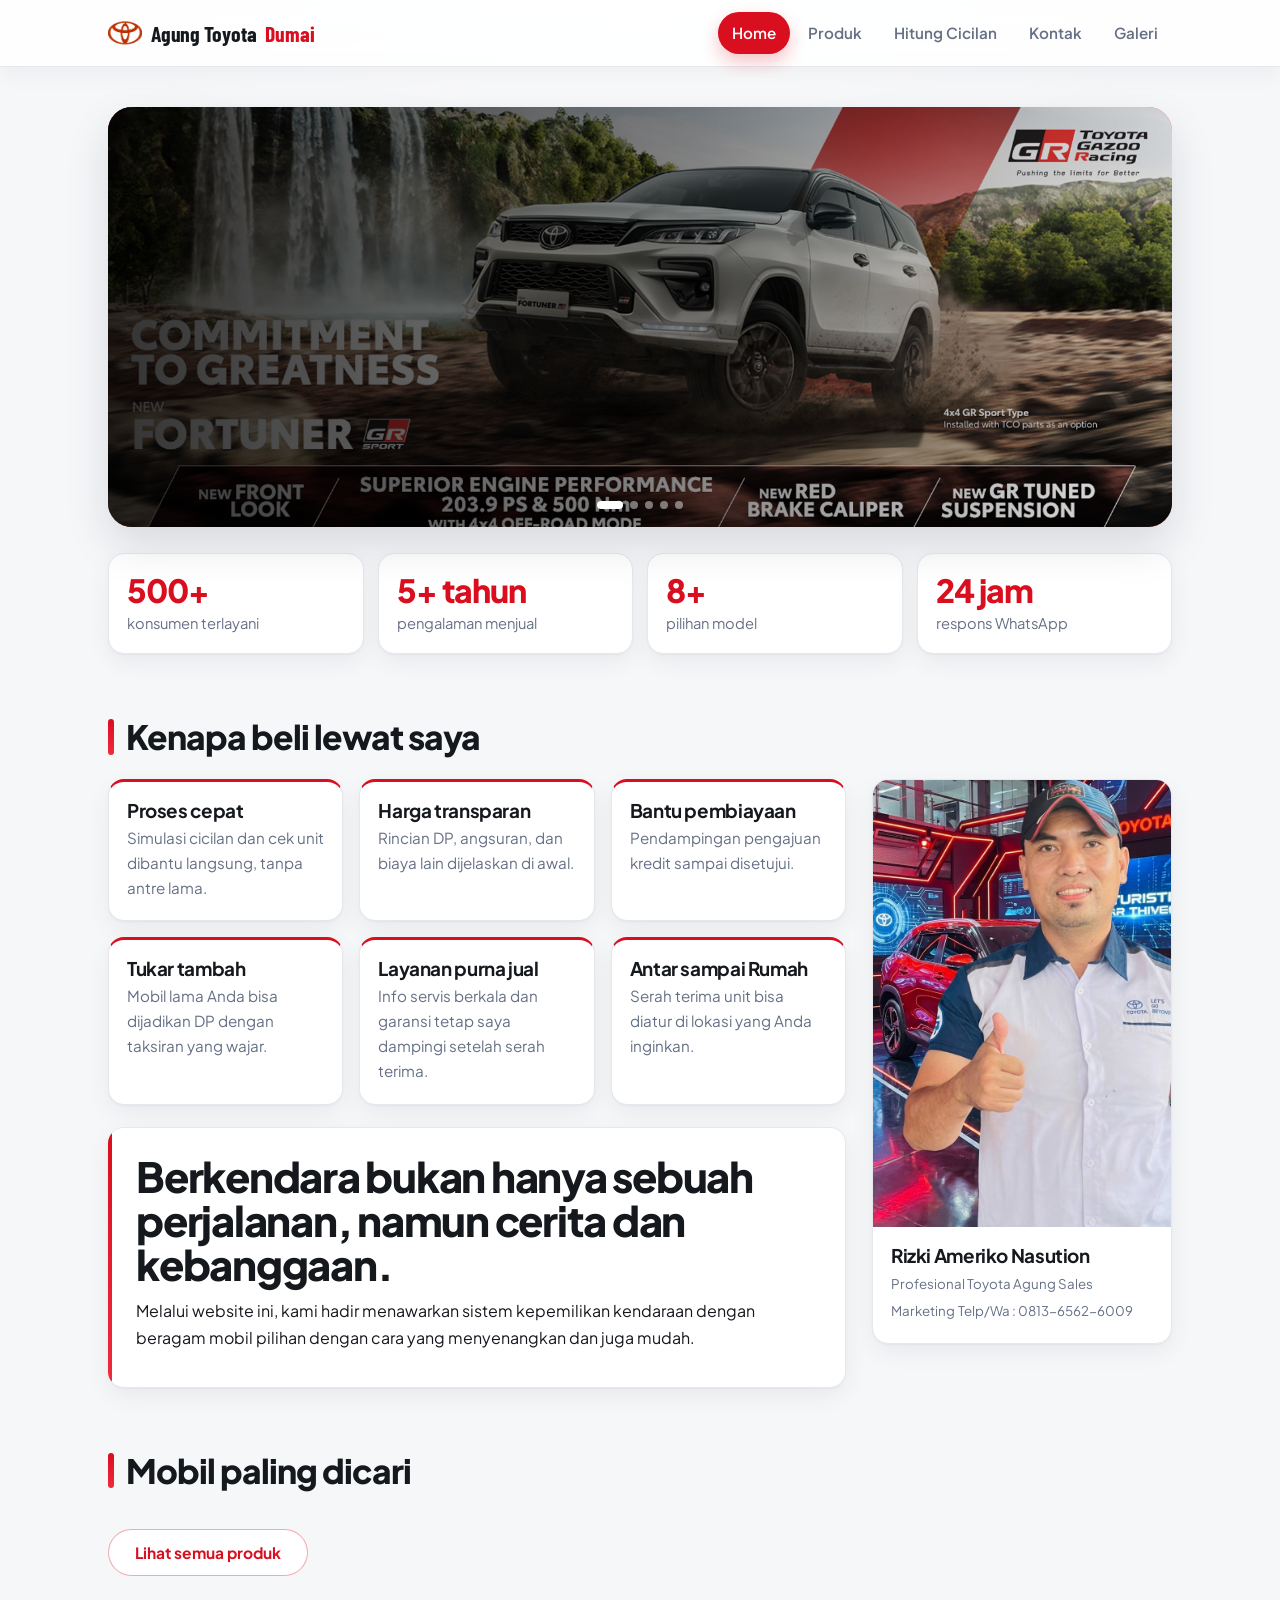
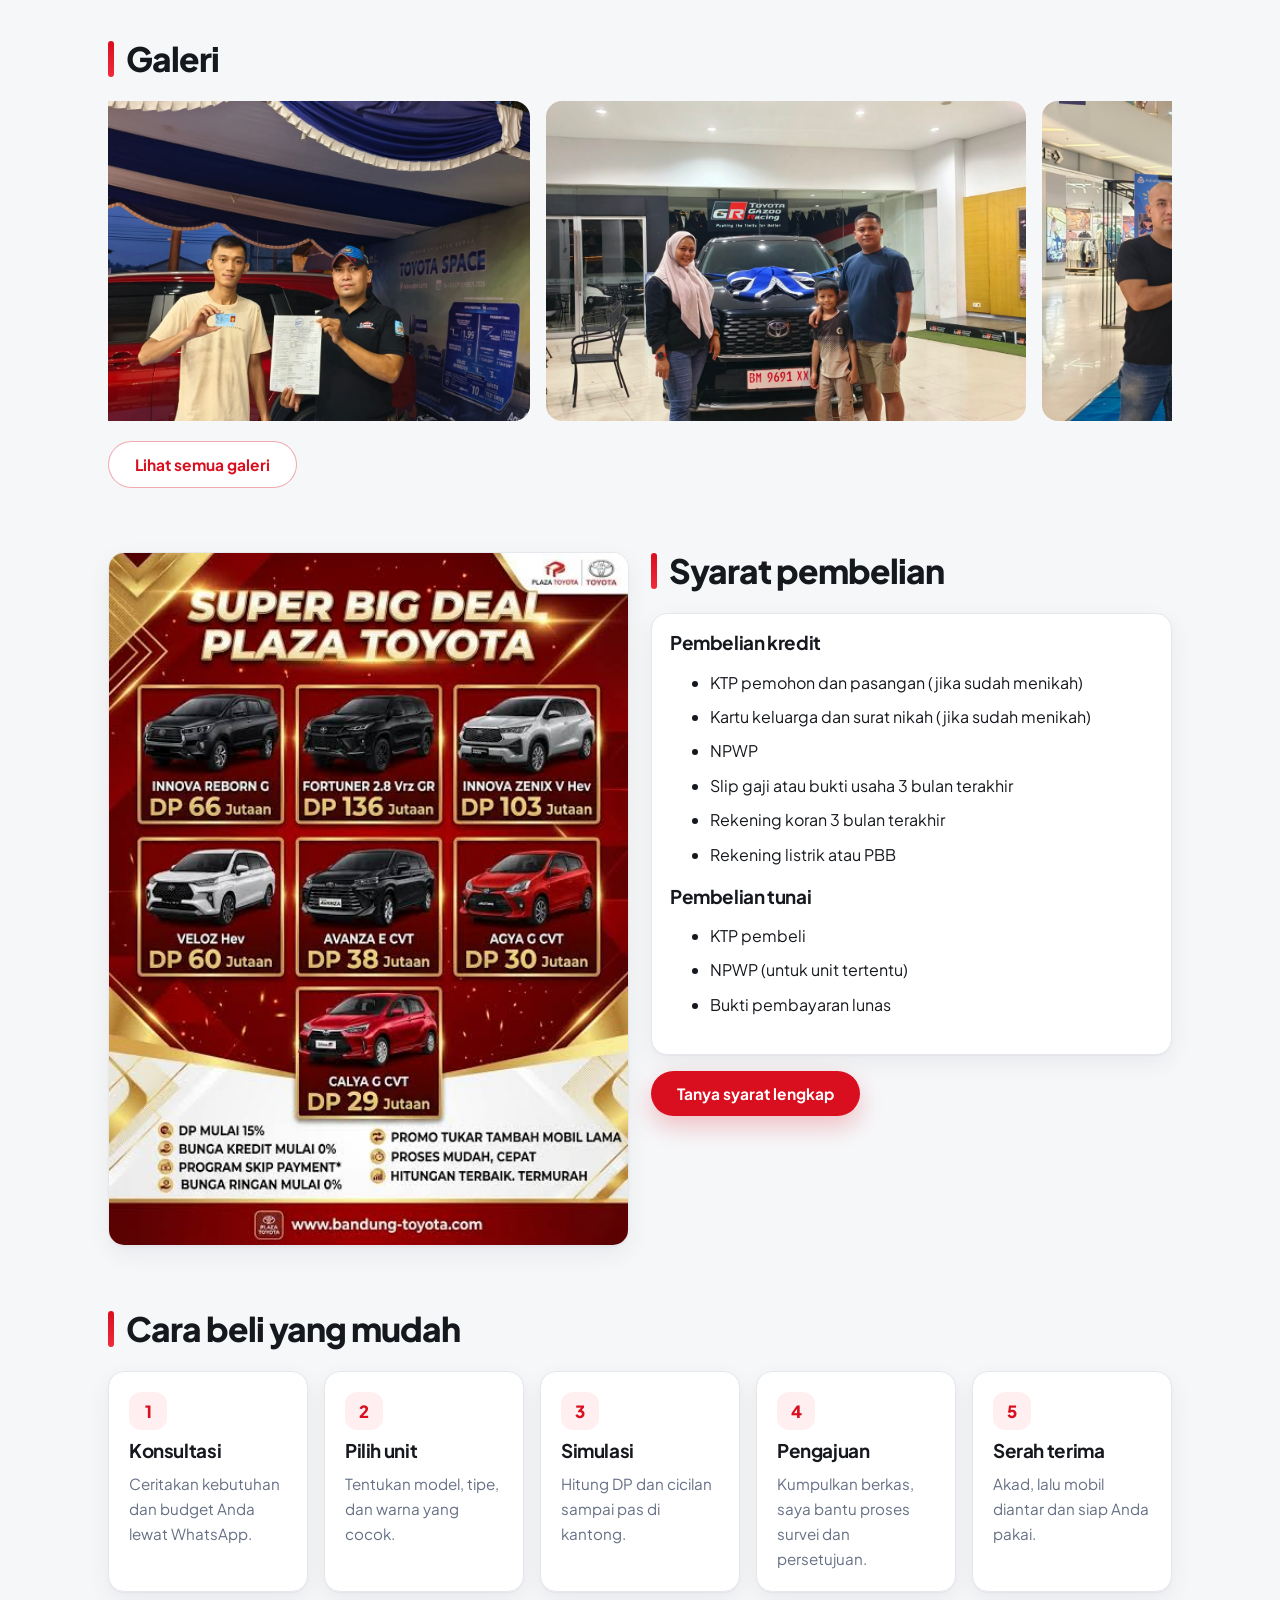
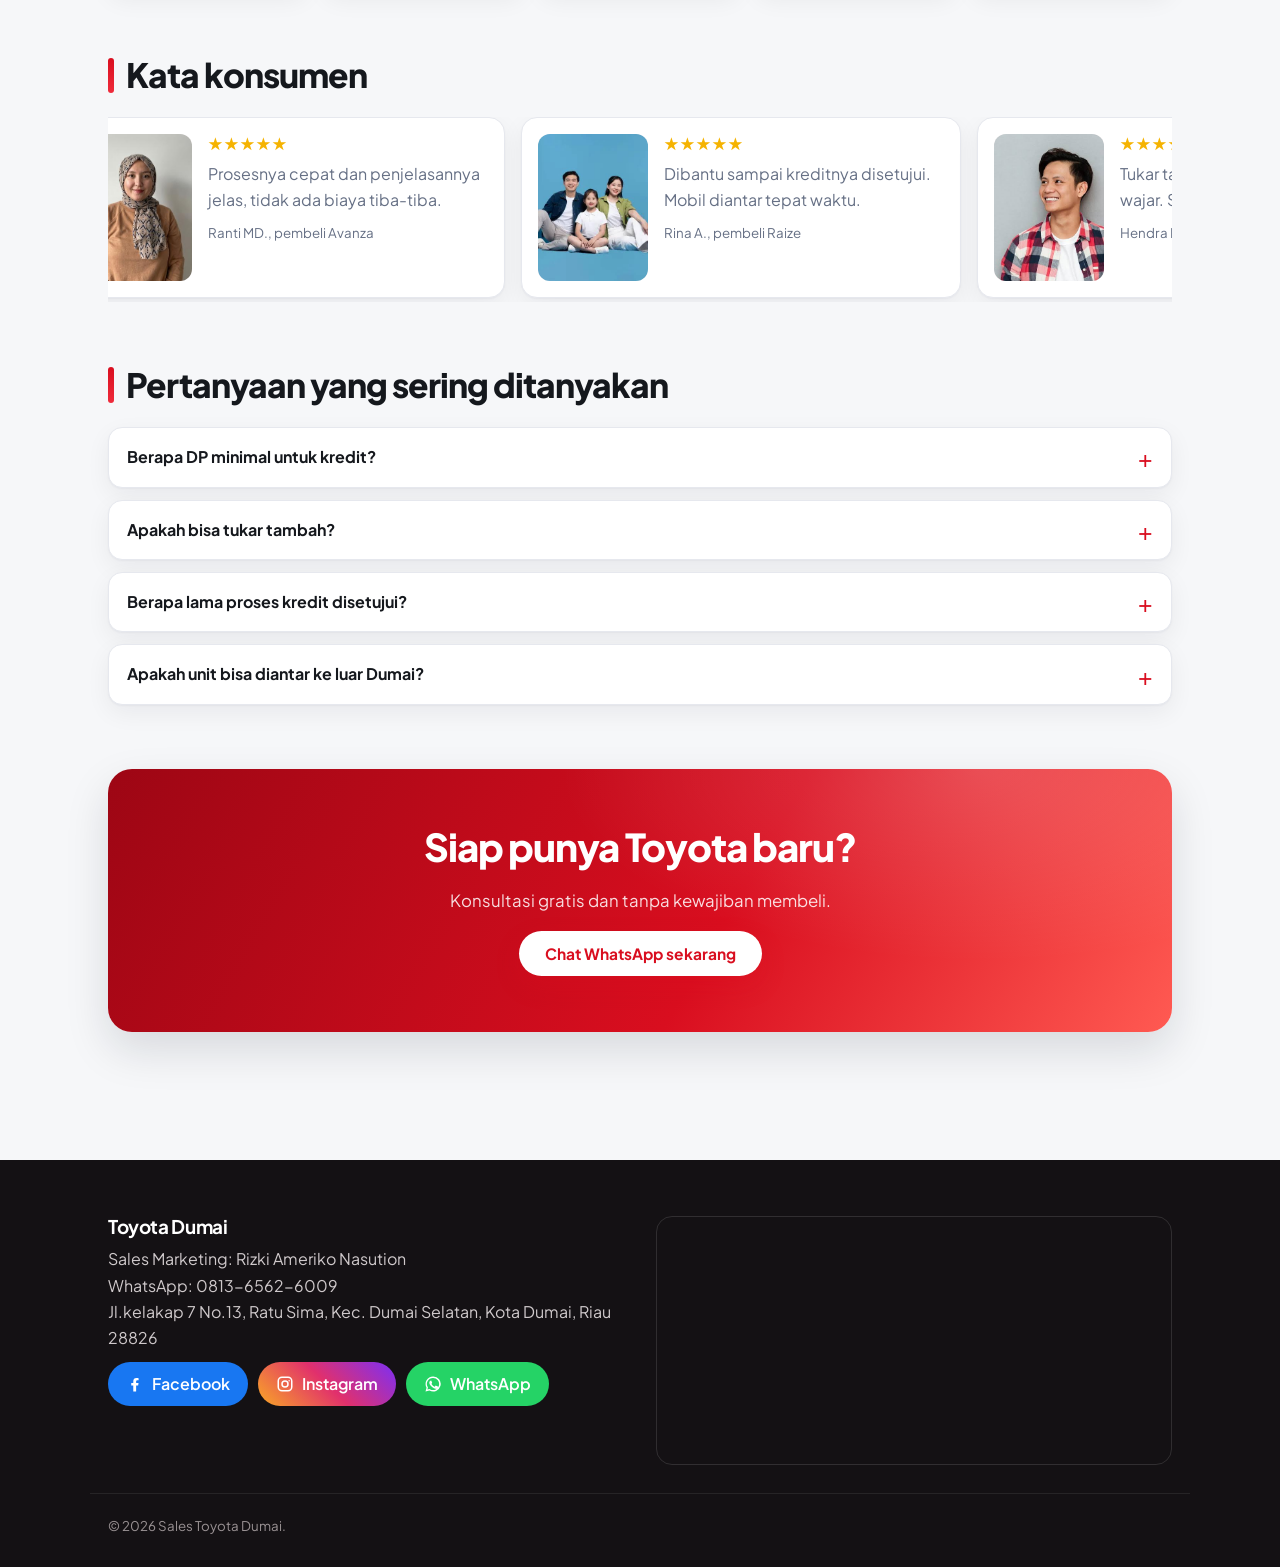
<file: index.html>
<!DOCTYPE html>
<html lang="id">

<head>
    <script>
        // mode live OBS: index.html?live=1
        if (/[?&]live=1(?:&|$)/.test(location.search)) document.documentElement.classList.add("live");
    </script>
    <meta charset="utf-8">
    <meta name="viewport" content="width=device-width, initial-scale=1, viewport-fit=cover">
    <link rel="icon" href="images/icon150.png" sizes="64x64" />
    <link rel="icon" href="images/icon150.png" sizes="192x192" />
    <link rel="apple-touch-icon" href="images/icon150.png" />
    <title>Agung Toyota Dumai</title>
    <link href="https://fonts.googleapis.com/css2?family=Barlow+Condensed:wght@600;700&family=Plus+Jakarta+Sans:wght@400;500;600;700;800&display=swap" rel="stylesheet">
    <link rel="preconnect" href="https://script.google.com" crossorigin>
    <link rel="preconnect" href="https://script.googleusercontent.com" crossorigin>

    <link href="style.css" rel="stylesheet">
    <meta name="description" content="Dealer Resmi Mobil Toyota New Agya Dumai Promo Harga Terbaik Toyota New Agya. Hubungi Sales Toyota Nasmoco Dumai : Rizki Ameriko Nasution di Nomer 0813-6562-6009 (WA). Pelayanan cepat, ramah di Toyota Nasmoco Dumai. Kami melayani wilayah Dumai dan sekitarnya, Daerah Istimewa Yogyakarta. Exterior Toyota New Agya Eksterior Toyota New Agya hadir dengan konsep dynamic serta aerodinamis, ditambah kekuatan"
    />
    <meta name="robots" content="max-image-preview:large" />
    <meta name="google-site-verification" content="q2zwg0egPnzCKbnJxhuxm4IuVUf6FDcu8kQoxOG5vMM" />
    <meta name="msvalidate.01" content="5655D32F1AE095D699BDAD4F9EDB12E9" />
    <link rel="canonical" href="https://toyotaagungdumai.net/produk" />
    <meta name="generator" content="All in One SEO (AIOSEO) 5.0.2" />
    <meta property="og:locale" content="en_US" />
    <meta property="og:site_name" content="Toyota Dumai - PT. Toyota Agung Dumai" />
    <meta property="og:type" content="article" />
    <meta property="og:title" content="All New Agya - Toyota Dumai" />
    <meta property="og:description" content="Dealer Resmi Mobil Toyota New Agya Dumai Promo Harga Terbaik Toyota New Agya. Hubungi Sales Toyota Nasmoco Dumai : Rizki Ameriko Nasution di Nomer 0813-6562-6009 (WA). Pelayanan cepat, ramah di Toyota Nasmoco Dumai. Kami melayani wilayah Dumai dan sekitarnya, Daerah Istimewa Yogyakarta. Exterior Toyota New Agya Eksterior Toyota New Agya hadir dengan konsep dynamic serta aerodinamis, ditambah kekuatan"
    />
    <meta property="og:url" content="https://toyotaagungdumai.net/images/sales.jpg" />
    <meta property="og:image" content="https://toyotaagungdumai.net/images/sales.jpg" />
    <meta property="og:image:secure_url" content="https://toyotaagungdumai.net/images/sales.jpg" />
    <meta property="article:published_time" content="2023-06-05T14:11:39+00:00" />
    <meta property="article:modified_time" content="2026-09-26T00:16:28+00:00" />
    <meta name="twitter:card" content="summary" />
    <meta name="twitter:title" content="All New Agya - Toyota Dumai" />
    <meta name="twitter:description" content="Dealer Resmi Mobil Toyota Agung Dumai Promo Harga Terbaik. Hubungi Sales Toyota Nasmoco Dumai : Rizki Ameriko Nasution di Nomer 0813-6562-6009 (WA). Pelayanan cepat, ramah di Toyota Nasmoco Dumai. Kami melayani wilayah Dumai dan sekitarnya, Daerah Istimewa Yogyakarta. Exterior Toyota New Agya Eksterior Toyota New Agya hadir dengan konsep dynamic serta aerodinamis, ditambah kekuatan"
    />
    <meta name="twitter:image" content="https://toyotaagungdumai.net/images/sales.jpg" />

</head>

<body>
    <nav>
        <div class="wrap">
            <a class="logo" href="#home"><img class="lgo" src="images/icon150.png" alt="" width="34" height="34">Agung Toyota <b>Dumai</b></a>
            <ul>
                <li><a class="l" href="#home">Home</a></li>
                <li><a class="l" href="#produk">Produk</a></li>
                <li><a class="l" href="#cicilan">Hitung Cicilan</a></li>
                <li><a class="l" href="#kontak">Kontak</a></li>
                <li><a class="l" href="#galeri">Galeri</a></li>
            </ul>
        </div>
    </nav>

    <main>
        <!-- HOME -->
        <div class="page" id="home">
            <div class="wrap">
                <div class="slider" id="slider">
                    <div class="slides">
                        <div class="slide">
                            <h1></h1>
                            <p></p>
                            <div></div>
                        </div>
                        <div class="slide">
                            <h1></h1>
                            <p></p>
                            <div></div>
                        </div>
                        <div class="slide">
                            <h1></h1>
                            <p></p>
                            <div></div>
                        </div>
                        <div class="slide">
                            <h1></h1>
                            <p></p>
                            <div></div>
                        </div>
                        <div class="slide">
                            <h1></h1>
                            <p></p>
                            <div><a class="btn" style="display:none" href="#produk">Lihat
                                        </a></div>
                        </div>
                    </div>
                    <div class="dots"></div>
                </div>

                <div class="stats">
                    <div><b>500+</b>konsumen terlayani</div>
                    <div><b>5+ tahun</b>pengalaman menjual</div>
                    <div><b>8+</b>pilihan model</div>
                    <div><b>24 jam</b>respons WhatsApp</div>
                </div>
                <section class="b">
                    <h2>Kenapa beli lewat saya</h2>
                    <div class="whyw">
                        <div>
                            <div class="why">
                                <div class="card">
                                    <div class="in">
                                        <h3>Proses cepat</h3>
                                        <p>Simulasi cicilan dan cek unit dibantu langsung, tanpa antre lama.
                                        </p>
                                    </div>
                                </div>
                                <div class="card">
                                    <div class="in">
                                        <h3>Harga transparan</h3>
                                        <p>Rincian DP, angsuran, dan biaya lain dijelaskan di awal.</p>
                                    </div>
                                </div>
                                <div class="card">
                                    <div class="in">
                                        <h3>Bantu pembiayaan</h3>
                                        <p>Pendampingan pengajuan kredit sampai disetujui.</p>
                                    </div>
                                </div>
                                <div class="card">
                                    <div class="in">
                                        <h3>Tukar tambah</h3>
                                        <p>Mobil lama Anda bisa dijadikan DP dengan taksiran yang wajar.</p>
                                    </div>
                                </div>
                                <div class="card">
                                    <div class="in">
                                        <h3>Layanan purna jual</h3>
                                        <p>Info servis berkala dan garansi tetap saya dampingi setelah serah terima.</p>
                                    </div>
                                </div>
                                <div class="card">
                                    <div class="in">
                                        <h3>Antar sampai Rumah</h3>
                                        <p>Serah terima unit bisa diatur di lokasi yang Anda inginkan.</p>
                                    </div>
                                </div>
                            </div>
                            <!-- AREA TEKS: ganti isi h1, p, dan small di bawah ini -->
                            <div class="info">
                                <h1>Berkendara bukan hanya sebuah perjalanan, namun cerita dan kebanggaan.
                                </h1>
                                <p>Melalui website ini, kami hadir menawarkan sistem kepemilikan kendaraan dengan beragam mobil pilihan dengan cara yang menyenangkan dan juga mudah.</p>
                            </div>
                        </div>
                        <div class="card full">
                            <div class="ph" data-img="images/sales/fullbody.jpg" style="aspect-ratio: 3/4.5;"><svg viewBox="0 0 60 120" style="max-width:110px;"><circle cx="30"
                                            cy="16" r="10" /><path
                                            d="M14 112V56c0-10 6-18 16-18s16 8 16 18v56M30 54v58M14 70l-6 26M46 70l6 26" /></svg></div>
                            <div class="in">
                                <h3>Rizki Ameriko Nasution</h3>
                                <small>Profesional Toyota Agung Sales
                                        Marketing</small>
                                <small>Telp/Wa : 0813-6562-6009</small>
                            </div>
                        </div>
                    </div>
                </section>
                <section class="b">
                    <h2>Mobil paling dicari</h2>
                    <div class="grid" id="hot"></div>
                    <p><a class="btn o" href="#produk">Lihat semua
                                produk</a></p>
                </section>
                <section class="b">
                    <h2>Galeri</h2>
                    <div class="strip" id="gstrip"></div>
                    <p><a class="btn o" href="#galeri">Lihat semua
                                galeri</a></p>
                </section>
                <section class="b two">
                    <div class="card">
                        <div class="ph" data-img="images/flyer.jpg" style="aspect-ratio:3/4">Flyer daftar mobil dan harga (ganti dengan gambar flyer)</div>
                    </div>
                    <div>
                        <h2>Syarat pembelian</h2>
                        <div class="card">
                            <div class="in">
                                <h3>Pembelian kredit</h3>
                                <ul class="list">
                                    <li>KTP pemohon dan pasangan (jika sudah menikah)
                                    </li>
                                    <li>Kartu keluarga dan surat nikah (jika sudah menikah)</li>
                                    <li>NPWP</li>
                                    <li>Slip gaji atau bukti usaha 3 bulan terakhir
                                    </li>
                                    <li>Rekening koran 3 bulan terakhir</li>
                                    <li>Rekening listrik atau PBB</li>
                                </ul>
                                <h3 style="margin-top:18px">Pembelian tunai
                                </h3>
                                <ul class="list">
                                    <li>KTP pembeli</li>
                                    <li>NPWP (untuk unit tertentu)</li>
                                    <li>Bukti pembayaran lunas</li>
                                </ul>
                            </div>
                        </div>
                        <p><a class="btn" href="#kontak">Tanya syarat
                                    lengkap</a></p>
                    </div>
                </section>
                <section class="b">
                    <h2>Cara beli yang mudah</h2>
                    <div class="step">
                        <div>
                            <h3>Konsultasi</h3>
                            <p>Ceritakan kebutuhan dan budget Anda lewat WhatsApp.
                            </p>
                        </div>
                        <div>
                            <h3>Pilih unit</h3>
                            <p>Tentukan model, tipe, dan warna yang cocok.
                            </p>
                        </div>
                        <div>
                            <h3>Simulasi</h3>
                            <p>Hitung DP dan cicilan sampai pas di kantong.
                            </p>
                        </div>
                        <div>
                            <h3>Pengajuan</h3>
                            <p>Kumpulkan berkas, saya bantu proses survei dan persetujuan.</p>
                        </div>
                        <div>
                            <h3>Serah terima</h3>
                            <p>Akad, lalu mobil diantar dan siap Anda pakai.
                            </p>
                        </div>
                    </div>
                </section>
                <section class="b">
                    <h2>Kata konsumen</h2>
                    <div class="strip" id="tst"></div>
                </section>
                <section class="b">
                    <h2>Pertanyaan yang sering ditanyakan</h2>
                    <details>
                        <summary>Berapa DP minimal untuk kredit?</summary>
                        <p>Umumnya mulai 15 sampai 20 persen, tergantung model dan perusahaan pembiayaan.</p>
                    </details>
                    <details>
                        <summary>Apakah bisa tukar tambah?</summary>
                        <p>Bisa. Kirim foto dan data mobil lama lewat WhatsApp untuk taksiran.</p>
                    </details>
                    <details>
                        <summary>Berapa lama proses kredit disetujui?
                        </summary>
                        <p>Biasanya beberapa hari kerja setelah berkas lengkap.
                        </p>
                    </details>
                    <details>
                        <summary>Apakah unit bisa diantar ke luar Dumai?
                        </summary>
                        <p>Bisa dibicarakan sesuai lokasi. Hubungi saya untuk detailnya.</p>
                    </details>
                </section>
                <section class="b cta">
                    <h2>Siap punya Toyota baru?</h2>
                    <p>Konsultasi gratis dan tanpa kewajiban membeli.</p><a class="btn" target="_blank" rel="noopener" href="https://wa.me/6281365626009?text=Halo%2C%20saya%20ingin%20konsultasi%20mobil%20Toyota">Chat
                            WhatsApp sekarang</a></section>
            </div>
        </div>

        <!-- PRODUK -->
        <div class="page" id="produk">
            <div class="wrap">
                <h2>Produk Toyota</h2>
                <p style="color:var(--mut)">Klik salah satu mobil untuk melihat spesifikasi lengkap.</p>
                <div class="grid" id="pgrid"></div>
            </div>
        </div>

        <!-- CICILAN -->
        <div class="page" id="cicilan">
            <div class="wrap">
                <div class="lphead">
                    <span class="lpbadge"><img src="images/icon150.png" alt="Toyota"></span>
                    <span class="lpt"><b>Toyota Dumai</b><span>Simulasi Cicilan &mdash; Skema Priority</span></span>
                    <span class="lpaddr">
                        <svg viewBox="0 0 24 24" aria-hidden="true"><path d="M12 2C8.13 2 5 5.13 5 9c0 5.25 7 13 7 13s7-7.75 7-13c0-3.87-3.13-7-7-7zm0 9.5A2.5 2.5 0 1 1 12 6a2.5 2.5 0 0 1 0 5.5z"/></svg>
                        <span>Jl. Kelakap 7 No.13, Ratu Sima,<br>Kec. Dumai Selatan, Kota Dumai, Riau 28826</span>
                    </span>
                </div>
                <h2>Hitung Cicilan</h2>
                <div class="two">
                    <div class="card cin">
                        <div class="in">
                            <div class="fld f-search">
                                <label for="cs">Cari mobil &amp; tipe</label>
                                <div class="combo" id="cbox">
                                    <input id="cs" type="text" autocomplete="off" placeholder="Ketik nama mobil atau tipe…"
                                        role="combobox" aria-expanded="false" aria-controls="clist" aria-autocomplete="list">
                                    <ul class="clist" id="clist" role="listbox" hidden></ul>
                                </div>
                                <select id="cm" hidden></select>
                            </div>
                            <div class="fld f-op">
                                <label>Opsi pembelian</label>
                                <div class="seg"><label><input type="radio"
                                                name="op" value="kredit"
                                                checked><span>Kredit</span></label><label><input
                                                type="radio" name="op"
                                                value="cash"><span>Tunai</span></label></div>
                            </div>
                            <div class="fld f-harga">
                                <label>Harga mobil (Rp)</label><input id="ch" type="text" inputmode="numeric"
                                    autocomplete="off" placeholder="0">
                            </div>
                            <div id="kf">
                                <div class="fld f-dp">
                                    <label><span>Uang muka (DP) (Rp)</span> <span id="cdpct">0,00%</span></label><input id="cd"
                                                type="text" inputmode="numeric"
                                                autocomplete="off" placeholder="0">
                                </div>
                                <div class="fld f-bunga">
                                    <label>Bunga flat per tahun (%)</label><input id="cb" type="number" min="0" step="0.1" value="7.5" readonly aria-readonly="true" title="Bunga tetap 7,5% per tahun">
                                </div>
                            </div>
                        </div>
                    </div>
                    <div class="res" id="cr"></div>
                </div>
                <p><small>Hasil berupa perkiraan. Besar cicilan dan bunga
                            sebenarnya mengikuti perusahaan pembiayaan. Hubungi
                            sales untuk penawaran resmi.</small></p>
            </div>
        </div>

        <!-- DETAIL PRODUK -->
        <div class="page" id="mobil">
            <div class="wrap" id="mdet"></div>
        </div>

        <!-- KONTAK -->
        <div class="page" id="kontak">
            <div class="wrap">
                <h2>Kontak</h2>
                <div class="two">
                    <div class="card">
                        <div class="in">
                            <h3>Rizki Ameriko Nasution</h3>
                            <table>
                                <tr>
                                    <td>WhatsApp</td>
                                    <td><a href="https://wa.me/6281365626009">0813-6562-6009</a></td>
                                </tr>
                                <tr>
                                    <td>Telepon</td>
                                    <td>0813-6562-6009</td>
                                </tr>
                                <tr>
                                    <td>Email</td>
                                    <td>mail@toyotaagungdumai.net</td>
                                </tr>
                                <tr>
                                    <td>Alamat</td>
                                    <td>Jl.kelakap 7 No.13, Ratu Sima, Kec. Dumai Selatan, Kota Dumai, Riau 28826
                                    </td>
                                </tr>
                                <tr>
                                    <td>Jam layanan</td>
                                    <td>Senin sampai Sabtu, 08.00 sampai 17.00
                                    </td>
                                </tr>
                            </table>
                            <p><a class="btn" href="https://wa.me/6281365626009?text=Halo%2C%20saya%20tertarik%20dengan%20mobil%20Toyota">Chat
                                        WhatsApp</a></p>
                        </div>
                    </div>
                    <div class="card">
                        <iframe title="Lokasi Agung Toyota Dumai" src="https://maps.google.com/maps?q=1.671921221556865,101.41316699564213&z=17&hl=id&output=embed" style="display:block;width:100%;height:100%;min-height:300px;border:0" loading="lazy" referrerpolicy="no-referrer-when-downgrade"
                            allowfullscreen></iframe>
                        <div class="in" style="text-align:center">
                            <a class="btn" target="_blank" rel="noopener" href="https://www.google.com/maps/place/Agung+Toyota+Dumai/@1.6717121,101.413167,17z">Buka di Google Maps</a>
                        </div>
                    </div>
                </div>
            </div>
        </div>

        <!-- GALERI -->
        <div class="page" id="galeri">
            <div class="wrap">
                <h2>Galeri</h2>
                <p style="color:var(--mut)">Serah terima unit dan momen bersama konsumen.
                </p>
                <div class="grid" id="ggrid"></div>
                <div class="pager" id="gpager"></div>
            </div>
        </div>
    </main>

    <footer>
        <div class="wrap two">
            <div>
                <h3>Toyota Dumai</h3>
                <p style="margin:0">Sales Marketing: Rizki Ameriko Nasution
                    <br>WhatsApp: 0813-6562-6009<br>Jl.kelakap 7 No.13, Ratu Sima, Kec. Dumai Selatan, Kota Dumai, Riau 28826
                </p>
                <div class="soc"><a class="fb" target="_blank" rel="noopener" href="https://facebook.com/"><svg
                                viewBox="0 0 24 24" fill="#fff"><path
                                    d="M13.5 22v-8h2.7l.5-3.2h-3.2V8.8c0-.9.4-1.7 1.8-1.7h1.5V4.3S15.1 4 13.9 4c-2.6 0-4.2 1.6-4.2 4.4v2.4H7V14h2.7v8z" /></svg>Facebook</a>
                    <a class="ig" target="_blank" rel="noopener" href="https://instagram.com/"><svg
                                viewBox="0 0 24 24" fill="none" stroke="#fff"
                                stroke-width="2"><rect x="3" y="3" width="18"
                                    height="18" rx="5" /><circle cx="12" cy="12"
                                    r="4" /><circle cx="17.5" cy="7.5" r="1"
                                    fill="#fff"
                                    stroke="none" /></svg>Instagram</a><a class="wa" target="_blank" rel="noopener" href="https://wa.me/6281365626009"><svg
                                viewBox="0 0 24 24" fill="#fff"><path
                                    d="M12 2a10 10 0 0 0-8.6 15L2 22l5.2-1.4A10 10 0 1 0 12 2zm0 1.9a8.1 8.1 0 1 1-4.2 15l-.3-.2-3 .8.8-2.9-.2-.3A8.1 8.1 0 0 1 12 3.9zM8.8 7.6c-.2 0-.5.1-.7.4-.3.3-1 1-1 2.400s1 2.700 1.200 2.900c.1.2 2 3.100 4.900 4.300 2.400 1 2.900.8 3.400.7.5-.1 1.700-.7 1.900-1.400.2-.7.2-1.200.1-1.400l-.6-.4-1.900-.9c-.3-.1-.5-.1-.7.1l-.9 1.100c-.2.2-.3.200-.6.100-.3-.2-1.200-.4-2.300-1.400-.8-.8-1.400-1.700-1.600-2-.2-.3 0-.4.100-.6l.4-.5.3-.5c.1-.2 0-.4 0-.5l-.9-2.100c-.2-.5-.4-.5-.6-.5z" /></svg>WhatsApp</a></div>
            </div>
            <div class="map">
                <iframe title="Lokasi Agung Toyota Dumai" src="https://maps.google.com/maps?q=1.671921221556865,101.41316699564213&z=17&hl=id&output=embed" loading="lazy" referrerpolicy="no-referrer-when-downgrade" allowfullscreen></iframe>
            </div>
        </div>
        <div class="wrap"><small>&copy; 2026 Sales Toyota
                    Dumai.</small></div>
    </footer>

    <button id="top" aria-label="Kembali ke atas"><svg width="22"
                height="22" viewBox="0 0 24 24" fill="none" stroke="#fff"
                stroke-width="3"><path d="M5 15l7-7 7 7" /></svg></button>

    <script>
    var CAR = '<svg viewBox="0 0 120 60"><path d="M8 40h104M14 40l8-16c2-4 5-6 9-6h38c5 0 8 2 11 6l12 10c4 1 6 3 6 6M30 20l-4 14M62 18v16"/><circle cx="34" cy="44" r="7"/><circle cx="88" cy="44" r="7"/></svg>';
    var CH = '<svg viewBox="0 0 24 24" width="18" height="18" fill="none" stroke="#fff" stroke-width="3"><path d="M15 5l-7 7 7 7"/></svg>';
    var API = 'https://script.google.com/macros/s/AKfycbyoX2-YK3m7fSf_tzWsva-_DqwJj2hHs8dQ6r56Wcg5RIWQ8nPoVU6n2y7F4NJpKgE5/exec';
    var cars = [];

    function rp(n) {
        return "Rp " + Math.round(n).toLocaleString("id-ID")
    }

    // escape teks dari Sheets supaya aman ditampilkan sebagai HTML
    function esc(s) {
        return String(s == null ? "" : s).replace(/[&<>"]/g, function(ch) {
            return { "&": "&amp;", "<": "&lt;", ">": "&gt;", '"': "&quot;" }[ch]
        })
    }

    var DEF = [
        ["Putih", "#f2f2f2"],
        ["Hitam", "#1d1d1d"],
        ["Silver", "#b5b8bc"],
        ["Merah", "#c8102e"]
    ];

    function cl(c) {
        return c.cl || DEF
    }

    function img(c, j) {
        return "images/mobil/" + c.k + "-" + cl(c)[j][0].toLowerCase() + ".jpg"
    }

    // ===== load data dari Google Apps Script (JSONP + fallback fetch) =====
    function loadCars() {
        return new Promise(function(resolve, reject) {
            var cbName = 'onCarsLoaded';
            var script = document.createElement('script');
            var done = false;
            var timer = setTimeout(function() {
                if (done) return;
                done = true;
                cleanup();
                reject(new Error("timeout"))
            }, 12000);

            function cleanup() {
                clearTimeout(timer);
                delete window[cbName];
                script.remove()
            }

            window[cbName] = function(data) {
                if (done) return;
                done = true;
                cleanup();
                resolve(data)
            };
            script.onerror = function(err) {
                if (done) return;
                done = true;
                cleanup();
                reject(err)
            };
            script.src = API + '?callback=' + cbName + '&_=' + Date.now();
            document.body.appendChild(script);
        });
    }

    // cadangan: Apps Script mengizinkan CORS, jadi JSON bisa diambil langsung
    function loadCarsFetch() {
        var ctl = typeof AbortController !== "undefined" ? new AbortController() : null;
        var timer = ctl ? setTimeout(function() {
            ctl.abort()
        }, 12000) : 0;
        return fetch(API + '?_=' + Date.now(), {
            cache: "no-store",
            signal: ctl ? ctl.signal : undefined
        }).then(function(r) {
            if (!r.ok) throw new Error("HTTP " + r.status);
            return r.json()
        }).then(function(d) {
            clearTimeout(timer);
            return d
        }, function(err) {
            clearTimeout(timer);
            throw err
        })
    }

    function loadCarsSafe() {
        return loadCars().catch(function(err) {
            console.warn("JSONP gagal, mencoba fetch:", err);
            return loadCarsFetch()
        })
    }

    // Sheets sering mengirim array sebagai string & angka sebagai teks
    function parse(v, def) {
        if (typeof v === "string") {
            try { return JSON.parse(v) } catch (e) { return def }
        }
        return v == null ? def : v;
    }

    function normalize(c) {
        c.p = Number(c.p) || 0;
        c.f = parse(c.f, []);
        c.s = parse(c.s, []);
        c.ty = parse(c.ty, []).map(function(t) { return [t[0], Number(t[1])] });
        if (!c.ty.length) c.ty = [["Standar", c.p]];
        c.cl = c.cl ? parse(c.cl, null) : null; // kosong -> pakai DEF
        return c;
    }

    function initCars(data) {
        var obj = Array.isArray(data) ? { cars: data } : (data || {});
        cars = (obj.cars || []).map(normalize);

        // testimoni dari sheet "testimoni" (opsional)
        if (obj.rv && obj.rv.length) rv = obj.rv;
        renderRv();

        // grid produk
        var pg = document.getElementById("pgrid");
        pg.innerHTML = "";
        cars.forEach(function(c, i) {
            pg.appendChild(card(i))
        });

        // dropdown simulasi cicilan: satu opsi per tipe mobil (dari Sheets)
        cm.innerHTML = "";
        cars.forEach(function(c, i) {
            c.ty.forEach(function(t, j) {
                cm.insertAdjacentHTML("beforeend", '<option value="' + i + "|" + j + '">' + c.n + " " + t[0] + " - " + rp(t[1]) + "</option>")
            })
        });

        // mobil terlaris di home: tampilkan 6 unit (prioritas urutan di bawah, sisanya diisi)
        var hot = document.getElementById("hot");
        hot.innerHTML = "";
        var hotIdx = [1, 2, 4, 0];
        for (var hi = 0; hi < cars.length && hotIdx.length < 6; hi++) {
            if (hotIdx.indexOf(hi) < 0) hotIdx.push(hi)
        }
        hotIdx.slice(0, 6).forEach(function(i) {
            if (cars[i]) hot.appendChild(card(i, true))
        });

        imgs();
        buildCombo();
        carsReady = true;
        fill();
        // kalau daftar pencarian sudah terbuka sebelum data selesai dimuat, isi ulang
        if (!cel.hidden) renderCombo("");
        route(); // penting: agar #mobil/3 bisa dibuka langsung setelah data siap
    }

    // ===== cache data mobil (tampil instan saat halaman dibuka lagi) =====
    var CARS_CACHE = "tad_cars_v1",
        lastCarsKey = "";

    function handleCars(data) {
        var key = "";
        try { key = JSON.stringify(data) } catch (e) {}
        if (key && key === lastCarsKey) return;
        lastCarsKey = key;
        try {
            localStorage.setItem(CARS_CACHE, JSON.stringify({ t: Date.now(), d: data }))
        } catch (e) {}
        initCars(data)
    }

    function readCarsCache() {
        try {
            var o = JSON.parse(localStorage.getItem(CARS_CACHE) || "null");
            if (!o || !o.d || !(Date.now() - o.t < 24 * 60 * 60 * 1000)) return null;
            return o.d
        } catch (e) {
            return null
        }
    }

    // ===== pages =====
    var pages = ["home", "produk", "cicilan", "kontak", "galeri", "mobil"];

    function route() {
        var h = (location.hash || "#home").slice(1),
            m = h.match(/^mobil\/(\d+)$/),
            cur = h;
        if (m && cars[+m[1]]) {
            detail(+m[1]);
            h = "mobil";
            cur = "produk"
        } else if (pages.indexOf(h) < 0) {
            h = "home";
            cur = "home"
        }
        pages.forEach(function(p) {
            document.getElementById(p).classList.toggle("on", p === h)
        });
        document.querySelectorAll("nav a.l").forEach(function(a) {
            a.classList.toggle("on", a.getAttribute("href") === "#" + cur)
        });
        window.scrollTo(0, 0)
    }
    window.addEventListener("hashchange", route);

    // ===== kartu mobil =====
    function est(p) {
        return p * 0.8 * (1 + 0.075 * 4) / 48
    }

    function card(i, e) {
        var c = cars[i],
            b = document.createElement("button");
        b.className = "card pc";
        b.innerHTML = '<div class="ph" data-img="' + img(c, 0) + '">' + CAR + '</div><div class="in"><span class="tag">' + c.t + '</span><h3>' + c.n + '</h3><div class="price">Mulai ' + rp(c.p) + '</div>' + (e ? '<small>Cicilan sekitar ' + rp(est(c.p)) + '/bulan (DP 20%, 4 tahun)</small>' : '') + '</div>';
        b.onclick = function() {
            location.hash = "mobil/" + i
        };
        return b
    }

    function imgs() {
        document.querySelectorAll(".ph[data-img]:not([data-d])").forEach(function(d) {
            d.dataset.d = 1;
            var m = document.createElement("img");
            m.alt = "";
            m.loading = "lazy";
            m.onerror = function() {
                m.remove()
            };
            m.src = d.dataset.img;
            d.appendChild(m)
        })
    }

    // ===== detail mobil =====
    function detail(i) {
        var c = cars[i],
            el = document.getElementById("mdet"),
            cur = c.ty[0],
            col = 0;
        var rel = cars.map(function(x, j) {
            return j
        }).filter(function(j) {
            return j !== i
        }).sort(function(a, b) {
            return (cars[b].t === c.t) - (cars[a].t === c.t)
        }).slice(0, 4);
        el.innerHTML = '<p><a href="#produk">&lsaquo; Kembali ke produk</a></p><div class="two dtl"><div>' +
            '<div class="imgw"><div class="ph" id="mimg" style="aspect-ratio:4/3">' + CAR + '</div><button class="nav prev" type="button" aria-label="Warna sebelumnya">' + CH + '</button><button class="nav next" type="button" aria-label="Warna berikutnya">' + CH + '</button></div><p style="margin:8px 0 0">Warna: <b id="cn"></b></p><div class="th">' + cl(c).map(function(w, j) {
                return '<button class="tb" data-j="' + j + '" aria-label="Warna ' + w[0] + '" title="' + w[0] + '"><span class="ph" data-img="' + img(c, j) + '" style="background:' + w[1] + '">' + CAR + '</span><small>' + w[0] + '</small></button>'
            }).join("") + '</div>' +
            '<div class="ph vid" style="aspect-ratio:16/9;margin-top:14px">' + (c.v ? '<iframe src="https://www.youtube.com/embed/' + c.v + '" title="Video ' + c.n + '" loading="lazy" allow="encrypted-media; picture-in-picture" allowfullscreen style="position:absolute;inset:0;width:100%;height:100%;border:0"></iframe>' : 'Video ' + c.n + '<video controls preload="metadata" src="video/' + c.k + '.mp4" onerror="this.remove()"></video>') + '</div>' +
            '<h3 style="margin-top:20px">Pilih tipe</h3>' + c.ty.map(function(t, j) {
                return '<button class="opt' + (j ? '' : ' on') + '" data-j="' + j + '"><span>' + t[0] + '</span><b>' + rp(t[1]) + '</b></button>'
            }).join("") +
            '<div class="res" style="margin-top:14px"><small>Harga tipe terpilih</small><div class="big" id="sp"></div><a class="btn" id="hc" href="#cicilan">Hitung cicilan</a> <a class="btn o" id="wa" target="_blank" rel="noopener">Tanya via WhatsApp</a></div></div>' +
            '<div><span class="tag">' + c.t + '</span><h1>Toyota ' + c.n + '</h1><p class="dsc">' + c.d + '</p><h3>Fitur unggulan</h3><ul class="list">' + c.f.map(function(x) {
                return "<li>" + x + "</li>"
            }).join("") + '</ul><h3>Spesifikasi</h3><table>' + c.s.map(function(r) {
                return "<tr><td>" + r[0] + "</td><td>" + r[1] + "</td></tr>"
            }).join("") + '</table><p><small>Harga dan spesifikasi dapat berubah, hubungi sales untuk info terbaru.</small></p></div></div>' +
            '<section class="b"><h2>Mobil terkait</h2><div class="grid" id="rel"></div></section>';

        function upd() {
            document.getElementById("sp").textContent = rp(cur[1]);
            document.getElementById("wa").href = "https://wa.me/6281365626009?text=" + encodeURIComponent("Halo, saya tertarik Toyota " + c.n + " tipe " + cur[0] + ", warna " + cl(c)[col][0])
        }

        function setCol(j) {
            col = j;
            var w = cl(c)[j],
                m = document.getElementById("mimg");
            m.innerHTML = CAR;
            m.style.background = w[1];
            m.dataset.img = img(c, j);
            delete m.dataset.d;
            document.getElementById("cn").textContent = w[0].replace(/\b[a-z]/g, function(s) {
                return s.toUpperCase()
            });
            el.querySelectorAll(".tb").forEach(function(b) {
                b.classList.toggle("on", +b.dataset.j === j)
            });
            upd();
            imgs()
        }
        el.querySelectorAll(".tb").forEach(function(b) {
            b.onclick = function() {
                setCol(+b.dataset.j)
            }
        });
        var ncl = cl(c).length,
            pv = el.querySelector(".nav.prev"),
            nx = el.querySelector(".nav.next");
        if (ncl > 1) {
            pv.onclick = function() {
                setCol((col - 1 + ncl) % ncl)
            };
            nx.onclick = function() {
                setCol((col + 1) % ncl)
            }
        } else {
            pv.style.display = "none";
            nx.style.display = "none"
        }
        setCol(0);
        el.querySelectorAll(".opt").forEach(function(b) {
            b.onclick = function() {
                cur = c.ty[+b.dataset.j];
                el.querySelectorAll(".opt").forEach(function(o) {
                    o.classList.toggle("on", o === b)
                });
                upd()
            }
        });
        document.getElementById("hc").onclick = function() {
            cm.value = i + "|" + c.ty.indexOf(cur);
            fill()
        };
        rel.forEach(function(j) {
            document.getElementById("rel").appendChild(card(j))
        });
        imgs()
    }

    // ===== galeri (tidak bergantung pada cars) =====
    var caps = ["Serah terima Avanza", "Akad kredit Veloz", "Konsumen Raize", "Unit Fortuner", "Serah terima Agya", "Innova Zenix baru", "Pengantaran unit", "Foto bersama konsumen"];
    var GALERI_COUNT = 69; // jumlah foto di images/galeri (1.jpg s/d N.jpg) - sesuaikan saat menambah foto
    var STRIP_COUNT = 12; // jumlah foto preview di beranda

    function gi(t, j) {
        return '<div class="gi ph" data-img="images/galeri/' + (j + 1) + '.jpg" data-j="' + j + '">Foto galeri' + (t ? '<span>' + t + '</span>' : '') + '</div>'
    }

    var GALERI_PER_PAGE = 12; // jumlah foto per halaman di tab Galeri
    var gpage = 0;

    // urutan tampil: foto terbaru (nomor terbesar) lebih dulu
    function gj(k) {
        return GALERI_COUNT - 1 - k
    }

    function gitem(k, wrap) {
        var j = gj(k);
        return wrap ? '<div class="card">' + gi(caps[j], j) + '</div>' : gi(caps[j], j)
    }

    function renderPager(pages) {
        var p = document.getElementById("gpager");
        if (!p) return;
        if (pages <= 1) {
            p.innerHTML = "";
            return
        }
        var nums = [],
            i;
        if (pages <= 7) {
            for (i = 0; i < pages; i++) nums.push(i)
        } else {
            // windowed: pertama, terakhir, dan sekitar halaman aktif (radius 1)
            for (i = 0; i < pages; i++) {
                if (i === 0 || i === pages - 1 || Math.abs(i - gpage) <= 1) nums.push(i)
            }
        }
        var h = '<button class="pg" data-p="' + (gpage - 1) + '"' + (gpage === 0 ? " disabled" : "") + ' aria-label="Halaman sebelumnya">&lsaquo;</button>',
            last = -1;
        nums.forEach(function(n) {
            if (last > -1 && n - last > 1) h += '<span class="pgap">&hellip;</span>';
            h += '<button class="pg' + (n === gpage ? " on" : "") + '" data-p="' + n + '">' + (n + 1) + '</button>';
            last = n
        });
        h += '<button class="pg" data-p="' + (gpage + 1) + '"' + (gpage === pages - 1 ? " disabled" : "") + ' aria-label="Halaman berikutnya">&rsaquo;</button>';
        p.innerHTML = h
    }

    function renderGallery() {
        var pages = Math.ceil(GALERI_COUNT / GALERI_PER_PAGE),
            start = gpage * GALERI_PER_PAGE,
            end = Math.min(start + GALERI_PER_PAGE, GALERI_COUNT),
            h = "";
        for (var k = start; k < end; k++) h += gitem(k, true);
        document.getElementById("ggrid").innerHTML = h;
        renderPager(pages);
        imgs()
    }
    renderGallery();
    document.getElementById("gpager").addEventListener("click", function(e) {
        var b = e.target.closest(".pg");
        if (!b || b.disabled) return;
        var p = +b.dataset.p;
        if (p < 0 || p === gpage) return;
        gpage = p;
        renderGallery();
        document.getElementById("ggrid").scrollIntoView({
            behavior: "smooth",
            block: "start"
        })
    });

    // ===== slider =====
    (function() {
        var s = document.getElementById("slider"),
            tr = s.querySelector(".slides"),
            d = s.querySelector(".dots"),
            n = 5,
            i = 0,
            t;
        for (var k = 0; k < n; k++) {
            (function(k) {
                var b = document.createElement("button");
                b.setAttribute("aria-label", "Slide " + (k + 1));
                b.onclick = function() {
                    go(k)
                };
                d.appendChild(b)
            })(k)
        }

        function go(k) {
            i = k;
            tr.style.transform = "translateX(-" + (i * 100) + "%)";
            [].forEach.call(d.children, function(b, j) {
                b.classList.toggle("on", j === i)
            });
            clearInterval(t);
            t = setInterval(function() {
                go((i + 1) % n)
            }, 5000)
        }
        go(0)
    })();
    document.querySelectorAll("#slider .slide").forEach(function(s, i) {
        var m = new Image();
        m.alt = "";
        m.onload = function() {
            s.classList.add("hi");
            s.insertBefore(m, s.firstChild)
        };
        m.src = "images/slider/" + (i + 1) + ".jpg"
    });

    // ===== cicilan =====
    var cm = document.getElementById("cm"),
        ch = document.getElementById("ch"),
        cd = document.getElementById("cd"),
        cb = document.getElementById("cb"),
        cr = document.getElementById("cr");

    var TENORS = [12, 24, 36, 48, 60],
        RATE = 7.5; // bunga flat tetap (% per tahun)
    cb.value = RATE;
    cb.readOnly = true;
    cb.setAttribute("aria-readonly", "true");
    cb.title = "Bunga tetap 7,5% per tahun";

    // ===== pencarian mobil & tipe (combobox) =====
    var cs = document.getElementById("cs"),
        cbox = document.getElementById("cbox"),
        cel = document.getElementById("clist"),
        citems = [],
        cact = -1,
        carsReady = false,
        carsError = false;

    function buildCombo() {
        citems = [];
        cars.forEach(function(c, i) {
            c.ty.forEach(function(t, j) {
                citems.push({
                    v: i + "|" + j,
                    h: esc(c.n) + " " + esc(t[0]) + "<small>" + rp(t[1]) + "</small>",
                    s: (c.n + " " + t[0]).toLowerCase()
                })
            })
        })
    }

    function renderCombo(q) {
        q = String(q || "").toLowerCase().trim();
        var h = "";
        citems.forEach(function(it, k) {
            if (q && it.s.indexOf(q) < 0) return;
            h += '<li role="option" data-k="' + k + '"' + (it.v === cm.value ? ' aria-selected="true"' : "") + ">" + it.h + "</li>"
        });
        if (!h) {
            var msg = carsError ? "Data mobil gagal dimuat. Muat ulang halaman." :
                (carsReady ? "Tidak ada tipe yang cocok" : "Memuat data mobil…");
            h = '<li class="nores" aria-disabled="true">' + msg + "</li>"
        }
        cel.innerHTML = h;
        cel.hidden = false;
        cact = -1;
        cs.setAttribute("aria-expanded", "true")
    }

    function closeCombo() {
        cel.hidden = true;
        cs.setAttribute("aria-expanded", "false");
        cact = -1
    }

    function comboLabel() {
        var s = sel();
        return s.c && s.t ? s.c.n + " " + s.t[0] + " - " + rp(s.t[1]) : ""
    }

    function syncCombo() {
        cs.value = comboLabel()
    }

    function pickCombo(k) {
        var it = citems[k];
        if (!it) return;
        cm.value = it.v;
        closeCombo();
        fill()
    }

    cs.addEventListener("focus", function() {
        cs.select();
        renderCombo("")
    });
    cs.addEventListener("input", function() {
        renderCombo(cs.value)
    });
    // buka lagi daftar saat input diklik walau sudah fokus (mis. setelah Esc)
    cs.addEventListener("click", function() {
        if (cel.hidden) renderCombo(cs.value === comboLabel() ? "" : cs.value)
    });
    // tap area panah / sudut kotak juga membuka daftar (penting di layar sentuh)
    cbox.addEventListener("click", function(e) {
        if (e.target === cs || (e.target.closest && e.target.closest("li[data-k]"))) return;
        cs.focus();
        if (cel.hidden) renderCombo("")
    });
    cs.addEventListener("blur", function() {
        setTimeout(function() {
            if (!cbox.contains(document.activeElement)) {
                closeCombo();
                syncCombo()
            }
        }, 120)
    });
    cs.addEventListener("keydown", function(e) {
        var lis = cel.querySelectorAll("li[data-k]");
        if (e.key === "ArrowDown" || e.key === "ArrowUp") {
            e.preventDefault();
            if (cel.hidden) {
                renderCombo("");
                lis = cel.querySelectorAll("li[data-k]")
            }
            if (!lis.length) return;
            cact = e.key === "ArrowDown" ? Math.min(cact + 1, lis.length - 1) : Math.max(cact - 1, 0);
            for (var i = 0; i < lis.length; i++) lis[i].classList.toggle("act", i === cact);
            if (lis[cact]) lis[cact].scrollIntoView({
                block: "nearest"
            })
        } else if (e.key === "Enter") {
            if (!cel.hidden && cact > -1 && lis[cact]) {
                e.preventDefault();
                pickCombo(+lis[cact].dataset.k)
            }
        } else if (e.key === "Escape") {
            closeCombo();
            syncCombo()
        }
    });
    cel.addEventListener("pointerdown", function(e) {
        var li = e.target.closest ? e.target.closest("li[data-k]") : null;
        if (!li) return;
        e.preventDefault(); // jaga fokus input, cegah blur
        pickCombo(+li.dataset.k)
    });
    // cadangan untuk browser tanpa pointer events
    cel.addEventListener("click", function(e) {
        var li = e.target.closest ? e.target.closest("li[data-k]") : null;
        if (!li || cel.hidden) return;
        pickCombo(+li.dataset.k)
    });
    document.addEventListener("pointerdown", function(e) {
        if (!cel.hidden && !cbox.contains(e.target)) {
            closeCombo();
            syncCombo()
        }
    });

    function sel() {
        var v = String(cm.value).split("|"),
            c = cars[+v[0]];
        return {
            c: c,
            t: c ? c.ty[+v[1]] : null
        }
    }

    function dpNum() {
        return parseInt(String(cd.value).replace(/\D/g, ""), 10) || 0
    }

    function priceNum() {
        return parseInt(String(ch.value).replace(/\D/g, ""), 10) || 0
    }

    function pct2(v) {
        return (v || 0).toFixed(2).replace(".", ",")
    }

    // pemisah ribuan otomatis untuk input nominal
    function fmtNum(el) {
        var d = String(el.value).replace(/\D/g, "");
        el.value = d ? (+d).toLocaleString("id-ID") : ""
    }

    // ===== mode live OBS (index.html?live=1): frame portrait 9:16 via CSS =====
    var LIVE = document.documentElement.classList.contains("live");

    if (LIVE) {
        cr.innerHTML = "<div class='lfoot'>Memuat data mobil…</div>"
    }

    function fill() {
        var s = sel();
        if (!s.c || !s.t) return;
        ch.value = s.t[1].toLocaleString("id-ID");
        cd.value = Math.round(s.t[1] * 0.2).toLocaleString("id-ID");
        cs.value = s.c.n + " " + s.t[0] + " - " + rp(s.t[1]);
        calc()
    }

    function calc() {
        var h = priceNum(),
            dp = Math.min(dpNum(), h),
            pct = h ? dp / h * 100 : 0,
            op = document.querySelector("input[name=op]:checked").value;
        document.getElementById("cdpct").textContent = pct2(pct) + "%";
        document.getElementById("kf").style.display = op === "kredit" ? "" : "none";
        if (op === "cash") {
            cr.innerHTML = LIVE ?
                "<div class='lcash'><span>Pembelian tunai</span><b>" + rp(h) + "</b><small>Bayar lunas, tanpa bunga dan tanpa cicilan.</small></div>" :
                "<h3>Pembelian tunai</h3><div class='big'>" + rp(h) + "</div><small>Bayar lunas, tanpa bunga dan tanpa cicilan.</small>";
            return
        }
        var s = sel(),
            pk = Math.max(h - dp, 0),
            rate = RATE,
            nama = s.c ? s.c.n + (s.t ? " " + s.t[0] : "") : "";
        if (LIVE) {
            var cards = "";
            TENORS.forEach(function(m) {
                var bg = pk * (rate / 100) * (m / 12),
                    ang = (pk + bg) / m;
                cards += "<div class='lcar'><span>" + m + " bulan</span><b>" + rp(ang) + "</b><small>Total DP " + rp(dp + ang) + "</small></div>"
            });
            cr.innerHTML = "<div class='lsum'>" +
                "<div><span>Harga</span><b>" + rp(h) + "</b></div>" +
                "<div><span>DP" + (h ? " " + pct2(pct) + "%" : "") + "</span><b>" + rp(dp) + "</b></div>" +
                "<div><span>Pokok</span><b>" + rp(pk) + "</b></div>" +
                "<div><span>Bunga flat</span><b>" + rate + "% / th</b></div></div>" +
                "<div class='lcars'>" + cards + "</div>" +
                "<div class='lfoot'><b>Skema Priority (ADDM)</b> &mdash; angsuran pertama dibayar di muka bersama DP. Hasil estimasi; harga final mengikuti leasing.</div>";
            return
        }
        var rows = "";
        TENORS.forEach(function(m) {
            var bg = pk * (rate / 100) * (m / 12),
                ang = (pk + bg) / m;
            rows += "<tr><td>" + m + " bulan</td><td><b>" + rp(ang) + "</b></td><td>" + rp(dp + ang) + "</td></tr>"
        });
        cr.innerHTML = "<h3>Simulasi Angsuran</h3>" +
            "<p style='margin:0 0 6px'><span class='tag'>Skema Priority</span><small>ADDM — angsuran pertama dibayar di muka bersama DP</small></p>" +
            "<table><tr><td>Harga mobil</td><td>" + rp(h) + "</td></tr>" +
            "<tr><td>Uang muka (DP)" + (h ? " (" + pct2(pct) + "%)" : "") + "</td><td>" + rp(dp) + "</td></tr>" +
            "<tr><td>Pokok pinjaman</td><td>" + rp(pk) + "</td></tr>" +
            "<tr><td>Bunga flat per tahun</td><td>" + rate + "%</td></tr></table>" +
            "<h3 style='margin-top:16px'>Angsuran per tenor</h3><table>" +
            "<tr><td><b>Tenor</b></td><td><b>Angsuran/bulan</b></td><td><b>Total DP*</b></td></tr>" + rows + "</table>" +
            "<p><small>*Total DP = DP + angsuran pertama (ADDM: angsuran pertama dibayarkan di muka bersama DP).</small></p>" +
            "<p><a class='btn' target='_blank' rel='noopener' href='https://wa.me/6281365626009?text=" + encodeURIComponent("Halo, saya ingin kredit Toyota " + nama + " (skema Priority/ADDM). Harga " + rp(h) + ", DP " + rp(dp) + ". Mohon info angsuran terbaik.") + "'>Ajukan lewat WhatsApp</a></p>"
    }
    cm.onchange = fill;
    cb.oninput = calc;
    ch.addEventListener("input", function() {
        fmtNum(ch);
        calc()
    });
    cd.addEventListener("input", function() {
        fmtNum(cd);
        calc()
    });
    document.querySelectorAll("input[name=op]").forEach(function(e) {
        e.onchange = calc
    });

    // ===== testimoni (data cadangan, ditimpa data sheet "testimoni") =====
    // format cadangan: [nama, mobil, ulasan, nomorFoto]
    var rv = [
        ["Ranti MD.", "Avanza", "Prosesnya cepat dan penjelasannya jelas, tidak ada biaya tiba-tiba."],
        ["Rina A.", "Raize", "Dibantu sampai kreditnya disetujui. Mobil diantar tepat waktu."],
        ["Hendra P.", "Fortuner", "Tukar tambah mobil lama dihargai wajar. Sangat membantu untuk DP."],
        ["Siti M.", "Veloz", "Sales ramah dan fast response, cicilannya sesuai simulasi."],
        ["Andi R.", "Agya", "Pelayanan after sales tetap diperhatikan setelah serah terima."]
    ];
    var tst = document.getElementById("tst");

    // terima objek {nomor,nama,mobil,ulasan} (dari sheet) atau array
    function normRv(r, j) {
        if (Array.isArray(r)) {
            // [nomor, nama, mobil, ulasan]
            if (r.length >= 4 && r[0] !== "" && !isNaN(Number(r[0])))
                return { no: Number(r[0]), nama: r[1], mobil: r[2], ulasan: r[3] };
            // [nama, mobil, ulasan, (nomor)]
            return { no: Number(r[3]) || j + 1, nama: r[0], mobil: r[1], ulasan: r[2] };
        }
        var k = {};
        Object.keys(r).forEach(function(key) { k[String(key).toLowerCase().trim()] = r[key] });
        return {
            no: Number(k.nomor || k.no || k.id || k.foto) || j + 1,
            nama: k.nama || k.name || "",
            mobil: k.mobil || k.unit || "",
            ulasan: k.ulasan || k.testimoni || k.review || k.komentar || ""
        };
    }

    function renderRv() {
        var list = rv.map(normRv).filter(function(r) { return r.ulasan });
        tst.innerHTML = list.map(function(r) {
            return '<div class="rv"><div class="ph" data-img="images/konsumen/' + r.no + '.jpg">Foto</div><div><div class="stars" aria-label="Rating 5 dari 5">&#9733;&#9733;&#9733;&#9733;&#9733;</div><p>' + esc(r.ulasan) + '</p><small>' + esc(r.nama) + (r.mobil ? ', pembeli ' + esc(r.mobil) : '') + '</small></div></div>'
        }).join("");
        auto(tst, .6);
        imgs()
    }
    tst.innerHTML = '<p style="padding:14px;color:var(--mut)">Memuat testimoni...</p>';
    document.getElementById("gstrip").innerHTML = Array.apply(null, Array(Math.min(STRIP_COUNT, GALERI_COUNT))).map(function(_, k) {
        return gitem(k, false)
    }).join("");

    // ===== preview foto galeri (lightbox) =====
    (function() {
        var lb = document.createElement("div");
        lb.className = "modal";
        lb.id = "lb";
        lb.innerHTML = '<div class="mbox"><img id="lbi" alt=""><button class="x" type="button" aria-label="Tutup">&times;</button></div>' +
            '<button class="nav prev" type="button" aria-label="Foto sebelumnya">' + CH + '</button>' +
            '<button class="nav next" type="button" aria-label="Foto berikutnya">' + CH + '</button>' +
            '<div class="lbc" id="lbc"></div>';
        document.body.appendChild(lb);

        var img = lb.querySelector("#lbi"),
            cap = lb.querySelector("#lbc"),
            cur = 0;

        function show(k) {
            cur = (k + GALERI_COUNT) % GALERI_COUNT;
            var j = gj(cur);
            img.src = "images/galeri/" + (j + 1) + ".jpg";
            img.alt = caps[j] || ("Foto galeri " + (j + 1));
            cap.textContent = caps[j] || "";
            lb.classList.add("on")
        }

        function close() {
            lb.classList.remove("on");
            img.src = ""
        }
        lb.querySelector(".x").onclick = close;
        lb.querySelector(".nav.prev").onclick = function() {
            show(cur - 1)
        };
        lb.querySelector(".nav.next").onclick = function() {
            show(cur + 1)
        };
        lb.addEventListener("click", function(e) {
            if (e.target === lb) close()
        });
        document.addEventListener("keydown", function(e) {
            if (!lb.classList.contains("on")) return;
            if (e.key === "Escape") close();
            else if (e.key === "ArrowLeft") show(cur - 1);
            else if (e.key === "ArrowRight") show(cur + 1)
        });
        document.addEventListener("click", function(e) {
            var g = e.target.closest ? e.target.closest(".gi") : null;
            if (g && g.dataset.j != null) show(GALERI_COUNT - 1 - (+g.dataset.j))
        });
        var tx = 0;
        lb.addEventListener("touchstart", function(e) {
            tx = e.touches[0].clientX
        }, {
            passive: true
        });
        lb.addEventListener("touchend", function(e) {
            var dx = e.changedTouches[0].clientX - tx;
            if (Math.abs(dx) > 40) show(cur + (dx < 0 ? 1 : -1))
        }, {
            passive: true
        })
    })();

    function auto(el, sp) {
        // gandakan isi supaya scroll terlihat tak berujung
        el.insertAdjacentHTML("beforeend", el.innerHTML);
        if (el._auto) { el.scrollLeft = 0; return } // listener & loop cukup dipasang sekali
        el._auto = true;
        if (matchMedia("(prefers-reduced-motion:reduce)").matches) return;
        var pos = 0,
            hold = false;
        el.addEventListener("pointerenter", function() {
            hold = true
        });
        el.addEventListener("pointerleave", function() {
            pos = el.scrollLeft;
            hold = false
        });
        el.addEventListener("touchstart", function() {
            hold = true
        }, {
            passive: true
        });
        el.addEventListener("touchend", function() {
            setTimeout(function() {
                pos = el.scrollLeft;
                hold = false
            }, 1500)
        });
        (function f() {
            if (!hold && el.offsetParent) {
                pos += sp;
                if (pos >= el.scrollWidth / 2) pos -= el.scrollWidth / 2;
                el.scrollLeft = pos
            }
            requestAnimationFrame(f)
        })()
    }
    auto(document.getElementById("gstrip"), .8);
    imgs();

    // ===== tombol ke atas =====
    var tp = document.getElementById("top");
    window.addEventListener("scroll", function() {
        tp.classList.toggle("on", window.scrollY > 300)
    });
    tp.onclick = function() {
        window.scrollTo({
            top: 0,
            behavior: "smooth"
        })
    };

    // ===== start =====
    route(); // tampilkan halaman dulu (data belum ada)
    document.getElementById("pgrid").innerHTML = "<p>Memuat data mobil dari Google Sheets…</p>";
    var cachedCars = readCarsCache();
    if (cachedCars) handleCars(cachedCars); // tampil instan dari cache, lalu tetap refresh dari Sheets
    loadCarsSafe().then(handleCars).catch(function(err) {
        console.error("Gagal mengambil data mobil:", err);
        if (!carsReady) {
            carsError = true;
            if (!cel.hidden) renderCombo("");
            var retry = " <button type='button' class='btn o' style='margin-top:10px' onclick='location.reload()'>Coba lagi</button>";
            if (LIVE) retry = " <div style='margin-top:14px'><button type='button' class='btn' onclick='location.reload()'>Coba lagi</button></div>";
            document.getElementById("pgrid").innerHTML =
                "<p>Gagal memuat data mobil. Periksa koneksi internet, lalu coba lagi." + retry + "</p>";
            if (LIVE) document.getElementById("cr").innerHTML =
                "<div class='lfoot'>Gagal memuat data mobil. Periksa koneksi internet di perangkat ini, lalu muat ulang." + retry + "</div>";
            renderRv();
        }
    });
    </script>
</body>

</html>
</file>
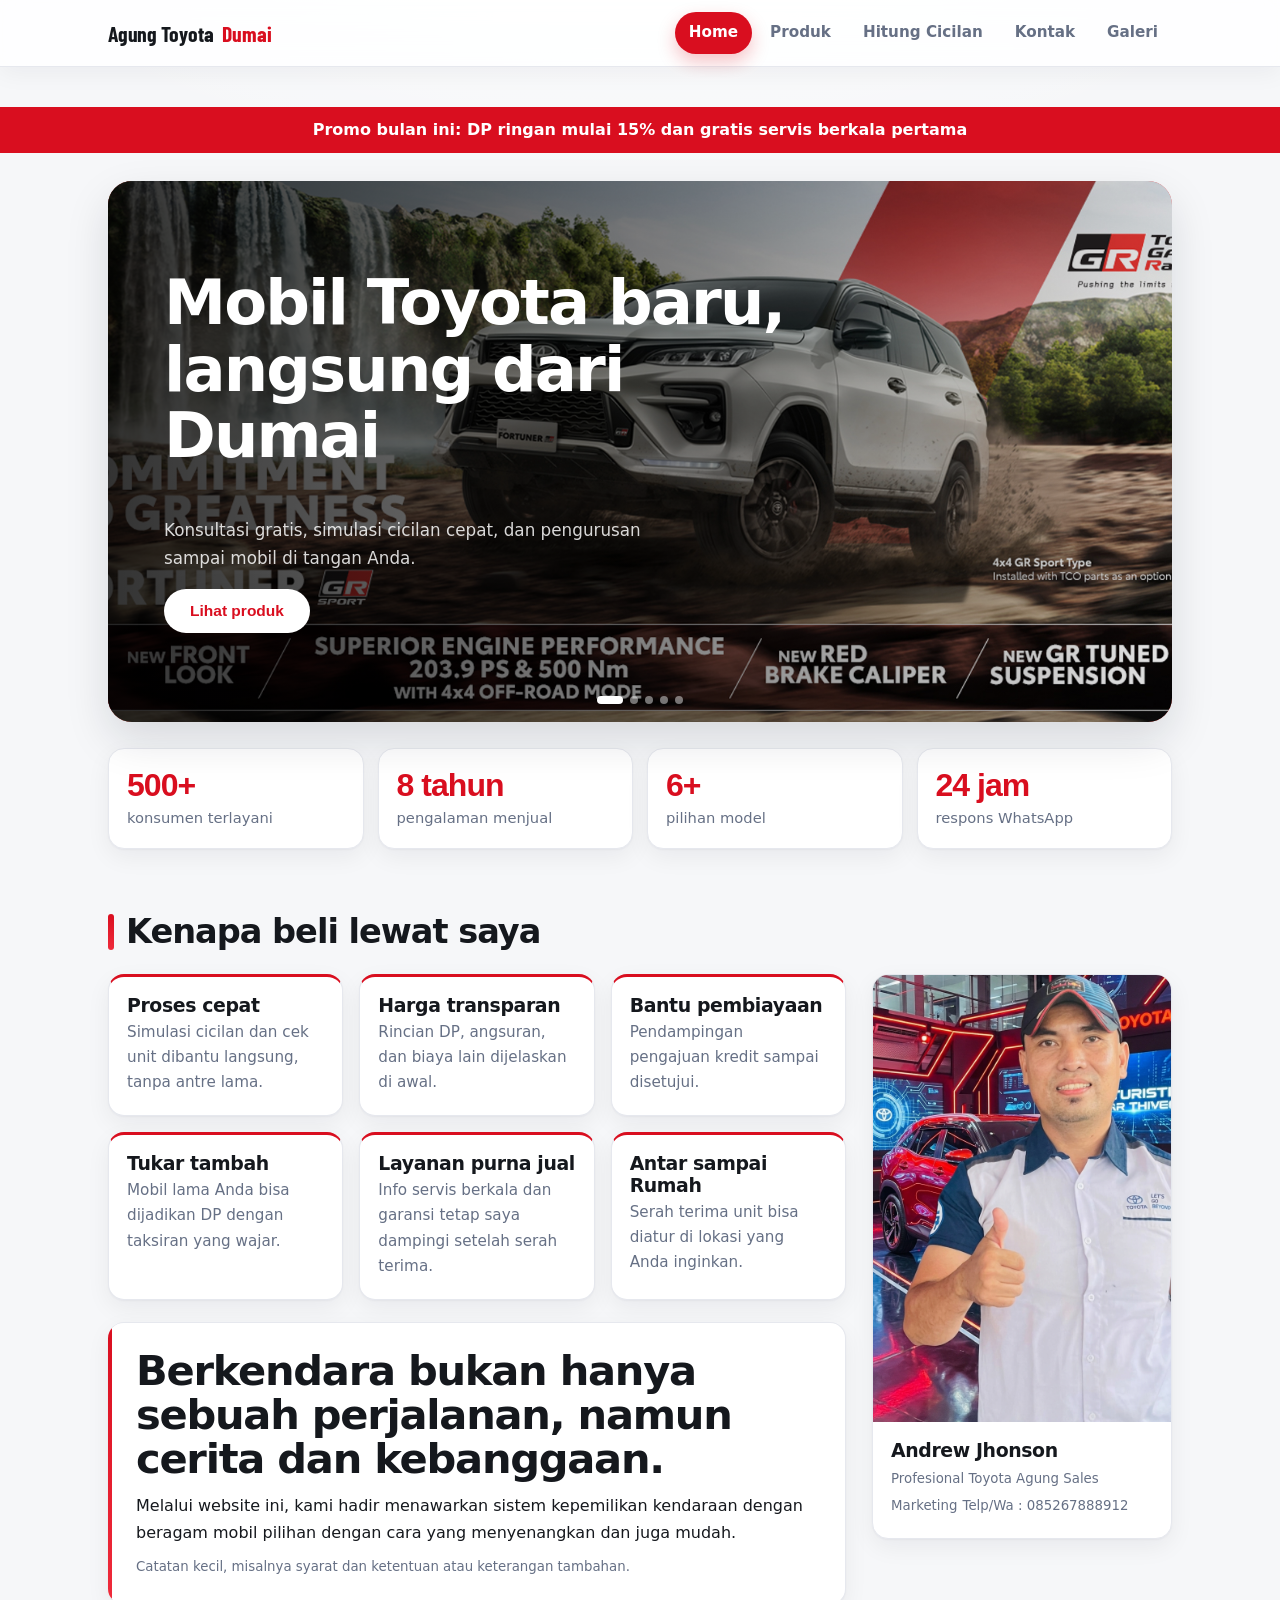
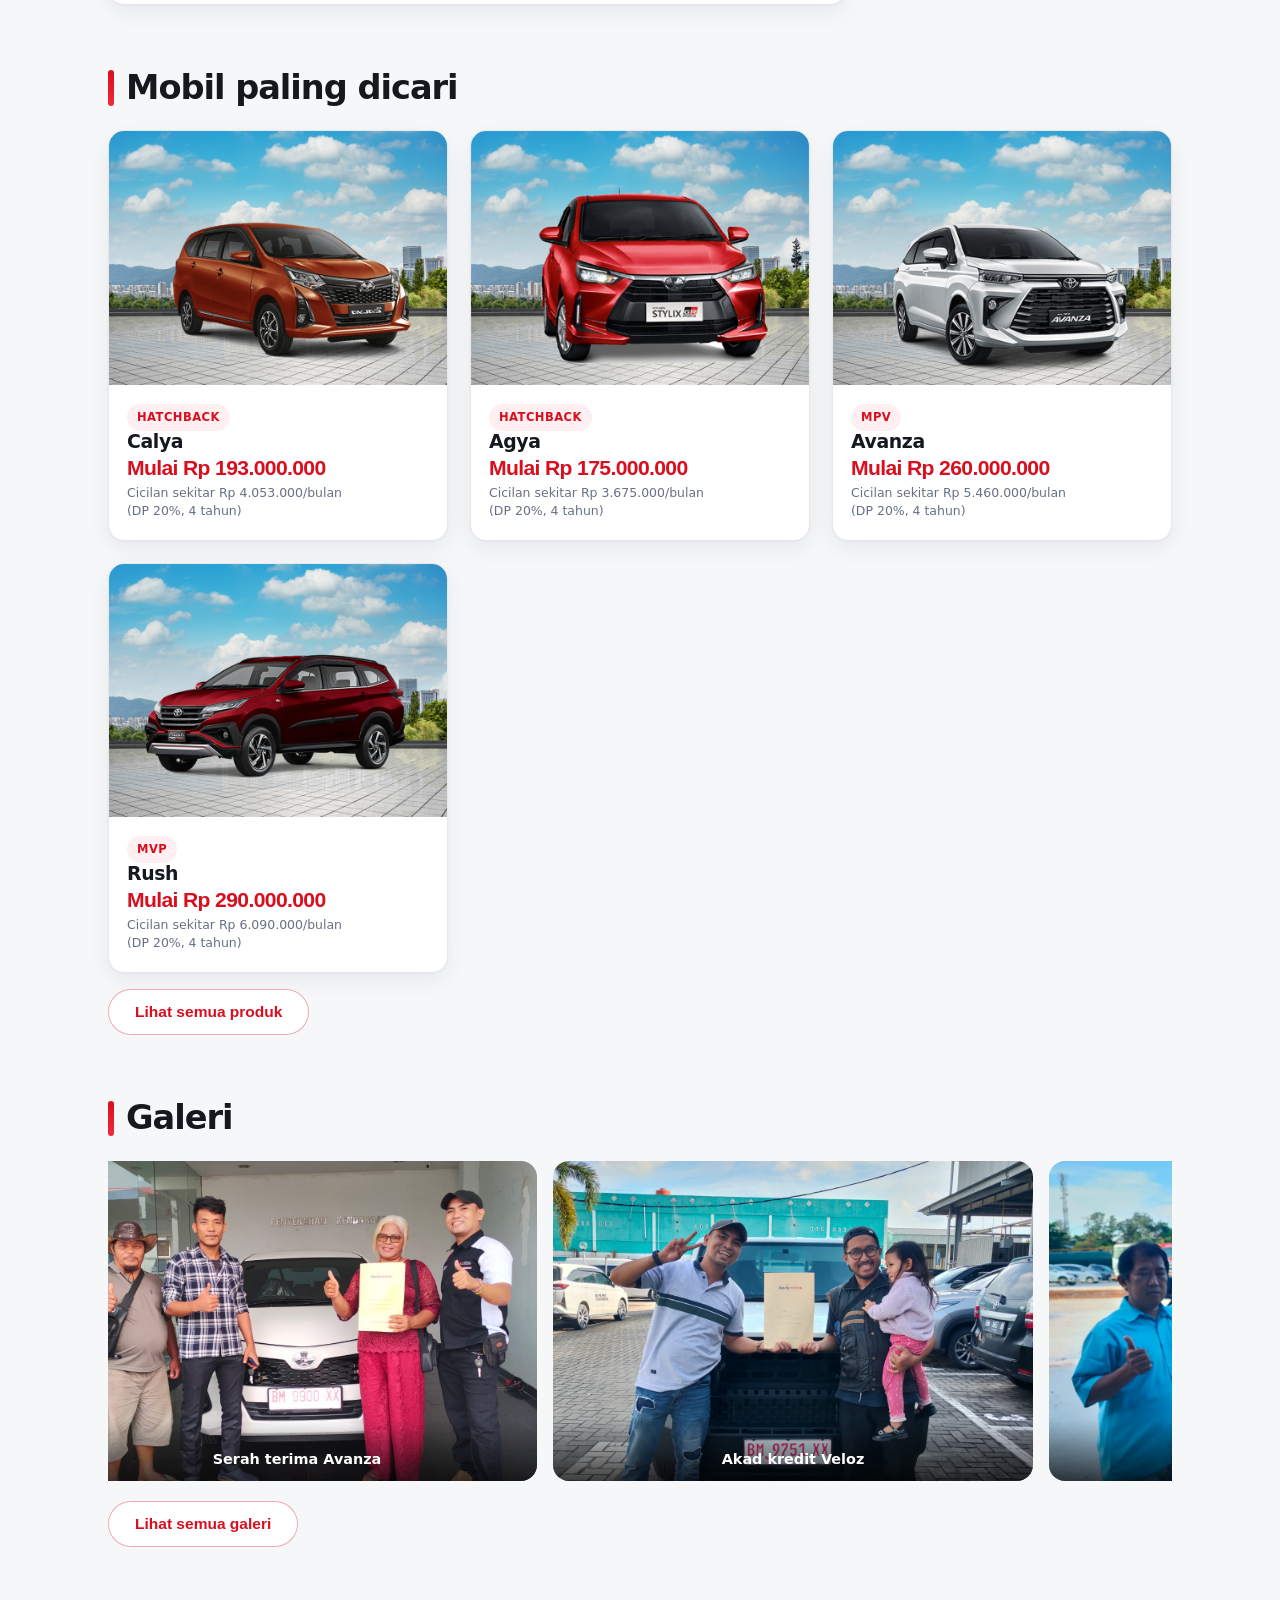
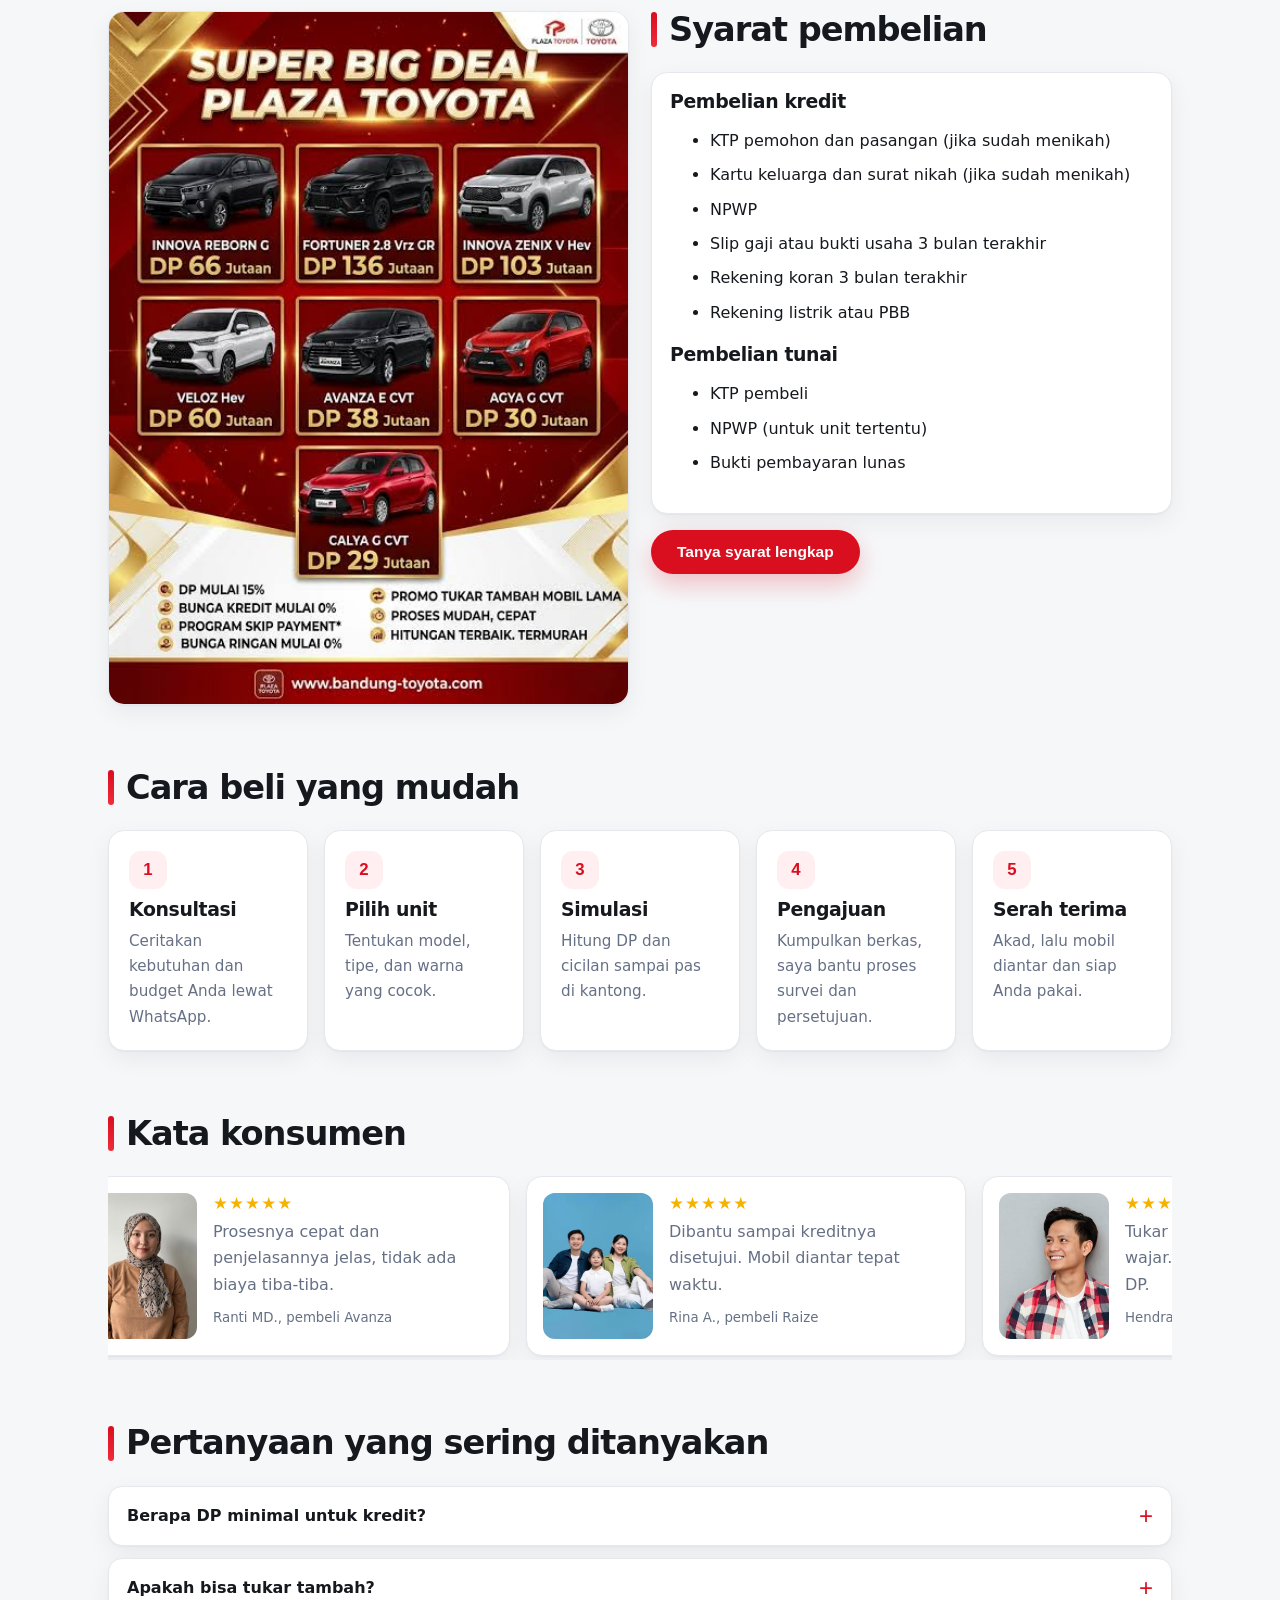
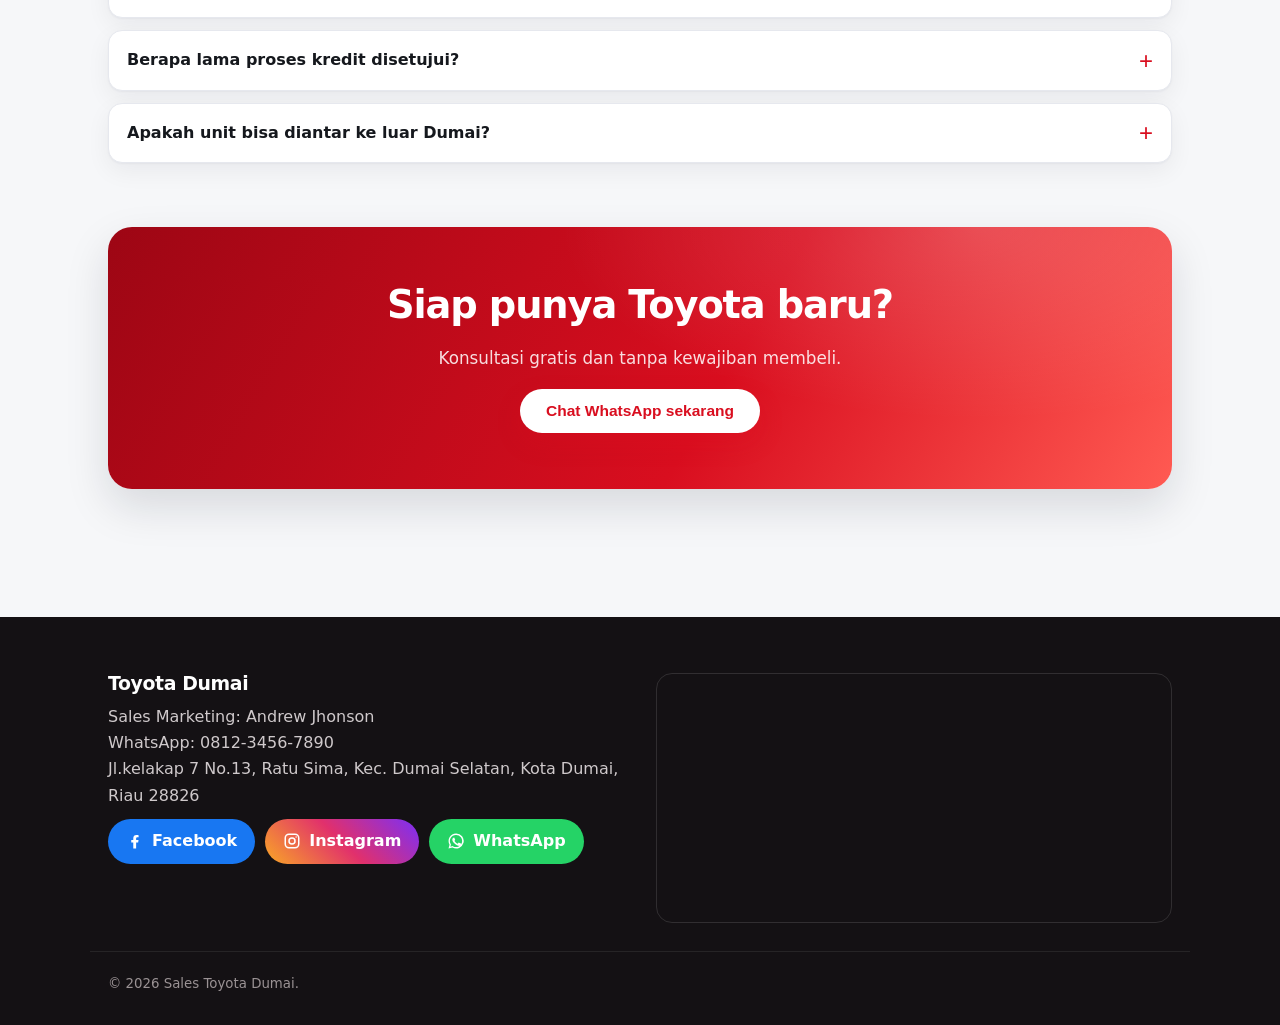
<file: index3.html>
<!DOCTYPE html>
<html lang="id">

<head>
    <meta charset="utf-8">
    <meta name="viewport" content="width=device-width, initial-scale=1, viewport-fit=cover">
    <link rel="icon" href="images/icon150.png" sizes="64x64" />
    <link rel="icon" href="images/icon150.png" sizes="192x192" />
    <link rel="apple-touch-icon" href="images/icon150.png" />
    <title>Agung Toyota Dumai</title>
    <link href="https://fonts.googleapis.com/css2?family=Barlow+Condensed:wght@600;700&family=Barlow:wght@400;500;600&display=swap" rel="stylesheet">

    <link href="style.css" rel="stylesheet">
    <style>
        /* tambahan: tombol tampilan detail per warna (eksterior, interior, dst) */
        .vw {
            display: flex;
            gap: 8px;
            flex-wrap: wrap;
            margin-top: 10px
        }

        .vb {
            padding: 8px 14px;
            border: 1px solid #c9ccd1;
            border-radius: 999px;
            background: #fff;
            color: #222;
            font: inherit;
            font-size: 14px;
            cursor: pointer
        }

        .vb[hidden] {
            display: none
        }

        .vb.on {
            background: #eb0a1e;
            border-color: #eb0a1e;
            color: #fff
        }
    </style>
    <meta name="description" content="Dealer Resmi Mobil Toyota New Agya Dumai Promo Harga Terbaik Toyota New Agya. Hubungi Sales Toyota Nasmoco Dumai : Lenny widyawati di Nomer 087712347070 (WA). Pelayanan cepat, ramah di Toyota Nasmoco Dumai. Kami melayani wilayah Dumai dan sekitarnya, Daerah Istimewa Yogyakarta. Exterior Toyota New Agya Eksterior Toyota New Agya hadir dengan konsep dynamic serta aerodinamis, ditambah kekuatan"
    />
    <meta name="robots" content="max-image-preview:large" />
    <meta name="google-site-verification" content="q2zwg0egPnzCKbnJxhuxm4IuVUf6FDcu8kQoxOG5vMM" />
    <meta name="msvalidate.01" content="5655D32F1AE095D699BDAD4F9EDB12E9" />
    <link rel="canonical" href="https://toyotaagungdumai.net/produk" />
    <meta name="generator" content="All in One SEO (AIOSEO) 5.0.2" />
    <meta property="og:locale" content="en_US" />
    <meta property="og:site_name" content="Toyota Dumai - PT. Toyota Agung Dumai" />
    <meta property="og:type" content="article" />
    <meta property="og:title" content="All New Agya - Toyota Dumai" />
    <meta property="og:description" content="Dealer Resmi Mobil Toyota New Agya Dumai Promo Harga Terbaik Toyota New Agya. Hubungi Sales Toyota Nasmoco Dumai : Lenny widyawati di Nomer 087712347070 (WA). Pelayanan cepat, ramah di Toyota Nasmoco Dumai. Kami melayani wilayah Dumai dan sekitarnya, Daerah Istimewa Yogyakarta. Exterior Toyota New Agya Eksterior Toyota New Agya hadir dengan konsep dynamic serta aerodinamis, ditambah kekuatan"
    />
    <meta property="og:url" content="https://toyotaagungdumai.net/images/salses.jpg" />
    <meta property="og:image" content="https://toyotaagungdumai.net/images/salses.jpg" />
    <meta property="og:image:secure_url" content="https://toyotaagungdumai.net/images/salses.jpg" />
    <meta property="article:published_time" content="2023-06-05T14:11:39+00:00" />
    <meta property="article:modified_time" content="2026-09-26T00:16:28+00:00" />
    <meta name="twitter:card" content="summary" />
    <meta name="twitter:title" content="All New Agya - Toyota Dumai" />
    <meta name="twitter:description" content="Dealer Resmi Mobil Toyota Agung Dumai Promo Harga Terbaik. Hubungi Sales Toyota Nasmoco Dumai : Lenny widyawati di Nomer 087712347070 (WA). Pelayanan cepat, ramah di Toyota Nasmoco Dumai. Kami melayani wilayah Dumai dan sekitarnya, Daerah Istimewa Yogyakarta. Exterior Toyota New Agya Eksterior Toyota New Agya hadir dengan konsep dynamic serta aerodinamis, ditambah kekuatan"
    />
    <meta name="twitter:image" content="https://toyotaagungdumai.net/images/salses.jpg" />

</head>

<body>
    <nav>
        <div class="wrap">
            <a class="logo" href="#home">Agung Toyota <b>Dumai</b></a>
            <ul>
                <li><a class="l" href="#home">Home</a></li>
                <li><a class="l" href="#produk">Produk</a></li>
                <li><a class="l" href="#cicilan">Hitung Cicilan</a></li>
                <li><a class="l" href="#kontak">Kontak</a></li>
                <li><a class="l" href="#galeri">Galeri</a></li>
            </ul>
        </div>
    </nav>

    <main>
        <!-- HOME -->
        <div class="page" id="home">
            <div class="promo">Promo bulan ini: DP ringan mulai 15% dan gratis servis berkala pertama</div>
            <div class="wrap" style="margin-top:28px">
                <div class="slider" id="slider">
                    <div class="slides">
                        <div class="slide">
                            <h1>Mobil Toyota baru,<br>langsung dari Dumai
                            </h1>
                            <p>Konsultasi gratis, simulasi cicilan cepat, dan pengurusan sampai mobil di tangan Anda.
                            </p>
                            <div><a class="btn" href="#produk">Lihat
                                        produk</a></div>
                        </div>
                        <div class="slide">
                            <h1>DP murah,<br>mulai 15%</h1>
                            <p>Cicilan ringan tenor sampai 5 tahun. Hitung sendiri angsuran Anda di halaman simulasi.
                            </p>
                            <div><a class="btn" href="#cicilan">Hitung
                                        cicilan</a></div>
                        </div>
                        <div class="slide">
                            <h1>Pelayanan Kami, <br>yang paling Utama</h1>
                            <p>Proses cepat dan mudah, tinggal telfon kami datang
                            </p>
                            <div><a class="btn" href="#galeri">Lihat
                                        Galeri</a></div>
                        </div>
                        <div class="slide">
                            <h1>Tukar tambah diterima, <br>dijamin untung
                            </h1>
                            <p>Mobil lama Anda dihargai sesuai kondisi. Hubungi saya untuk memulai taksiran.</p>
                            <div><a class="btn" href="#kontak">Hubungi
                                        sales</a></div>
                        </div>
                        <div class="slide">
                            <h1>Bangga Kota Dumai, <br>Tangguh Bersama Toyota
                            </h1>
                            <p>Menghadirkan teknologi otomotif terdepan untuk menemui setiap sudut Kota Pelabuhan.
                            </p>
                            <div><a class="btn" href="#produk">Lihat
                                        produk</a></div>
                        </div>
                    </div>
                    <div class="dots"></div>
                </div>

                <div class="stats">
                    <div><b>500+</b>konsumen terlayani</div>
                    <div><b>8 tahun</b>pengalaman menjual</div>
                    <div><b>6+</b>pilihan model</div>
                    <div><b>24 jam</b>respons WhatsApp</div>
                </div>
                <section class="b">
                    <h2>Kenapa beli lewat saya</h2>
                    <div class="whyw">
                        <div>
                            <div class="why">
                                <div class="card">
                                    <div class="in">
                                        <h3>Proses cepat</h3>
                                        <p>Simulasi cicilan dan cek unit dibantu langsung, tanpa antre lama.
                                        </p>
                                    </div>
                                </div>
                                <div class="card">
                                    <div class="in">
                                        <h3>Harga transparan</h3>
                                        <p>Rincian DP, angsuran, dan biaya lain dijelaskan di awal.</p>
                                    </div>
                                </div>
                                <div class="card">
                                    <div class="in">
                                        <h3>Bantu pembiayaan</h3>
                                        <p>Pendampingan pengajuan kredit sampai disetujui.</p>
                                    </div>
                                </div>
                                <div class="card">
                                    <div class="in">
                                        <h3>Tukar tambah</h3>
                                        <p>Mobil lama Anda bisa dijadikan DP dengan taksiran yang wajar.</p>
                                    </div>
                                </div>
                                <div class="card">
                                    <div class="in">
                                        <h3>Layanan purna jual</h3>
                                        <p>Info servis berkala dan garansi tetap saya dampingi setelah serah terima.</p>
                                    </div>
                                </div>
                                <div class="card">
                                    <div class="in">
                                        <h3>Antar sampai Rumah</h3>
                                        <p>Serah terima unit bisa diatur di lokasi yang Anda inginkan.</p>
                                    </div>
                                </div>
                            </div>
                            <!-- AREA TEKS: ganti isi h1, p, dan small di bawah ini -->
                            <div class="info">
                                <h1>Berkendara bukan hanya sebuah perjalanan, namun cerita dan kebanggaan.
                                </h1>
                                <p>Melalui website ini, kami hadir menawarkan sistem kepemilikan kendaraan dengan beragam mobil pilihan dengan cara yang menyenangkan dan juga mudah.</p>
                                <small>Catatan kecil, misalnya syarat dan
                                        ketentuan atau keterangan
                                        tambahan.</small>
                            </div>
                        </div>
                        <div class="card full">
                            <div class="ph" data-img="images/sales/fullbody.jpg" style="aspect-ratio: 3/4.5;"><svg viewBox="0 0 60 120" style="max-width:110px;"><circle cx="30"
                                            cy="16" r="10" /><path
                                            d="M14 112V56c0-10 6-18 16-18s16 8 16 18v56M30 54v58M14 70l-6 26M46 70l6 26" /></svg></div>
                            <div class="in">
                                <h3>Andrew Jhonson</h3>
                                <small>Profesional Toyota Agung Sales
                                        Marketing</small>
                                <small>Telp/Wa : 085267888912</small>
                            </div>
                        </div>
                    </div>
                </section>
                <section class="b">
                    <h2>Mobil paling dicari</h2>
                    <div class="grid" id="hot"></div>
                    <p><a class="btn o" href="#produk">Lihat semua
                                produk</a></p>
                </section>
                <section class="b">
                    <h2>Galeri</h2>
                    <div class="strip" id="gstrip"></div>
                    <p><a class="btn o" href="#galeri">Lihat semua
                                galeri</a></p>
                </section>
                <section class="b two">
                    <div class="card">
                        <div class="ph" data-img="images/flyer.jpg" style="aspect-ratio:3/4">Flyer daftar mobil dan harga (ganti dengan gambar flyer)</div>
                    </div>
                    <div>
                        <h2>Syarat pembelian</h2>
                        <div class="card">
                            <div class="in">
                                <h3>Pembelian kredit</h3>
                                <ul class="list">
                                    <li>KTP pemohon dan pasangan (jika sudah menikah)
                                    </li>
                                    <li>Kartu keluarga dan surat nikah (jika sudah menikah)</li>
                                    <li>NPWP</li>
                                    <li>Slip gaji atau bukti usaha 3 bulan terakhir
                                    </li>
                                    <li>Rekening koran 3 bulan terakhir</li>
                                    <li>Rekening listrik atau PBB</li>
                                </ul>
                                <h3 style="margin-top:18px">Pembelian tunai
                                </h3>
                                <ul class="list">
                                    <li>KTP pembeli</li>
                                    <li>NPWP (untuk unit tertentu)</li>
                                    <li>Bukti pembayaran lunas</li>
                                </ul>
                            </div>
                        </div>
                        <p><a class="btn" href="#kontak">Tanya syarat
                                    lengkap</a></p>
                    </div>
                </section>
                <section class="b">
                    <h2>Cara beli yang mudah</h2>
                    <div class="step">
                        <div>
                            <h3>Konsultasi</h3>
                            <p>Ceritakan kebutuhan dan budget Anda lewat WhatsApp.
                            </p>
                        </div>
                        <div>
                            <h3>Pilih unit</h3>
                            <p>Tentukan model, tipe, dan warna yang cocok.
                            </p>
                        </div>
                        <div>
                            <h3>Simulasi</h3>
                            <p>Hitung DP dan cicilan sampai pas di kantong.
                            </p>
                        </div>
                        <div>
                            <h3>Pengajuan</h3>
                            <p>Kumpulkan berkas, saya bantu proses survei dan persetujuan.</p>
                        </div>
                        <div>
                            <h3>Serah terima</h3>
                            <p>Akad, lalu mobil diantar dan siap Anda pakai.
                            </p>
                        </div>
                    </div>
                </section>
                <section class="b">
                    <h2>Kata konsumen</h2>
                    <div class="strip" id="tst"></div>
                </section>
                <section class="b">
                    <h2>Pertanyaan yang sering ditanyakan</h2>
                    <details>
                        <summary>Berapa DP minimal untuk kredit?</summary>
                        <p>Umumnya mulai 15 sampai 20 persen, tergantung model dan perusahaan pembiayaan.</p>
                    </details>
                    <details>
                        <summary>Apakah bisa tukar tambah?</summary>
                        <p>Bisa. Kirim foto dan data mobil lama lewat WhatsApp untuk taksiran.</p>
                    </details>
                    <details>
                        <summary>Berapa lama proses kredit disetujui?
                        </summary>
                        <p>Biasanya beberapa hari kerja setelah berkas lengkap.
                        </p>
                    </details>
                    <details>
                        <summary>Apakah unit bisa diantar ke luar Dumai?
                        </summary>
                        <p>Bisa dibicarakan sesuai lokasi. Hubungi saya untuk detailnya.</p>
                    </details>
                </section>
                <section class="b cta">
                    <h2>Siap punya Toyota baru?</h2>
                    <p>Konsultasi gratis dan tanpa kewajiban membeli.</p><a class="btn" target="_blank" rel="noopener" href="https://wa.me/6281234567890?text=Halo%2C%20saya%20ingin%20konsultasi%20mobil%20Toyota">Chat
                            WhatsApp sekarang</a></section>
            </div>
        </div>

        <!-- PRODUK -->
        <div class="page" id="produk">
            <div class="wrap">
                <h2>Produk Toyota</h2>
                <p style="color:var(--mut)">Klik salah satu mobil untuk melihat spesifikasi lengkap.</p>
                <div class="grid" id="pgrid"></div>
            </div>
        </div>

        <!-- CICILAN -->
        <div class="page" id="cicilan">
            <div class="wrap">
                <h2>Hitung Cicilan</h2>
                <div class="two">
                    <div class="card">
                        <div class="in">
                            <label>Pilih mobil</label><select id="cm"></select>
                            <label>Opsi pembelian</label>
                            <div class="seg"><label><input type="radio"
                                            name="op" value="kredit"
                                            checked><span>Kredit</span></label><label><input
                                            type="radio" name="op"
                                            value="cash"><span>Tunai</span></label></div>
                            <label>Harga mobil (Rp)</label><input id="ch" type="number" min="0">
                            <div id="kf">
                                <label>Uang muka (DP): <span
                                            id="dpv">20</span>%</label><input id="cd" type="range" min="10" max="70" value="20">
                                <label>Tenor</label><select id="ct"><option
                                            value="1">1 tahun</option><option
                                            value="2">2 tahun</option><option
                                            value="3">3 tahun</option><option
                                            value="4" selected>4
                                            tahun</option><option value="5">5
                                            tahun</option></select>
                                <label>Bunga flat per tahun
                                        (%)</label><input id="cb" type="number" min="0" step="0.1" value="6.5">
                            </div>
                        </div>
                    </div>
                    <div class="res" id="cr"></div>
                </div>
                <p><small>Hasil berupa perkiraan. Besar cicilan dan bunga
                            sebenarnya mengikuti perusahaan pembiayaan. Hubungi
                            sales untuk penawaran resmi.</small></p>
            </div>
        </div>

        <!-- DETAIL PRODUK -->
        <div class="page" id="mobil">
            <div class="wrap" id="mdet"></div>
        </div>

        <!-- KONTAK -->
        <div class="page" id="kontak">
            <div class="wrap">
                <h2>Kontak</h2>
                <div class="two">
                    <div class="card">
                        <div class="in">
                            <h3>Andrew Jhonson</h3>
                            <table>
                                <tr>
                                    <td>WhatsApp</td>
                                    <td><a href="https://wa.me/6281234567890">0812-3456-7890</a></td>
                                </tr>
                                <tr>
                                    <td>Telepon</td>
                                    <td>0812-3456-7890</td>
                                </tr>
                                <tr>
                                    <td>Email</td>
                                    <td>mail@toyotaagungdumai.net</td>
                                </tr>
                                <tr>
                                    <td>Alamat</td>
                                    <td>Jl.kelakap 7 No.13, Ratu Sima, Kec. Dumai Selatan, Kota Dumai, Riau 28826
                                    </td>
                                </tr>
                                <tr>
                                    <td>Jam layanan</td>
                                    <td>Senin sampai Sabtu, 08.00 sampai 17.00
                                    </td>
                                </tr>
                            </table>
                            <p><a class="btn" href="https://wa.me/6281234567890?text=Halo%2C%20saya%20tertarik%20dengan%20mobil%20Toyota">Chat
                                        WhatsApp</a></p>
                        </div>
                    </div>
                    <div class="card">
                        <iframe title="Lokasi Agung Toyota Dumai" src="https://maps.google.com/maps?q=1.671921221556865,101.41316699564213&z=17&hl=id&output=embed" style="display:block;width:100%;height:100%;min-height:300px;border:0" loading="lazy" referrerpolicy="no-referrer-when-downgrade"
                            allowfullscreen></iframe>
                        <div class="in" style="text-align:center">
                            <a class="btn" target="_blank" rel="noopener" href="https://www.google.com/maps/place/Agung+Toyota+Dumai/@1.6717121,101.413167,17z">Buka di Google Maps</a>
                        </div>
                    </div>
                </div>
            </div>
        </div>

        <!-- GALERI -->
        <div class="page" id="galeri">
            <div class="wrap">
                <h2>Galeri</h2>
                <p style="color:var(--mut)">Serah terima unit dan momen bersama konsumen.
                </p>
                <div class="grid" id="ggrid"></div>
            </div>
        </div>
    </main>

    <footer>
        <div class="wrap two">
            <div>
                <h3>Toyota Dumai</h3>
                <p style="margin:0">Sales Marketing: Andrew Jhonson
                    <br>WhatsApp: 0812-3456-7890<br>Jl.kelakap 7 No.13, Ratu Sima, Kec. Dumai Selatan, Kota Dumai, Riau 28826
                </p>
                <div class="soc"><a class="fb" target="_blank" rel="noopener" href="https://facebook.com/"><svg
                                viewBox="0 0 24 24" fill="#fff"><path
                                    d="M13.5 22v-8h2.7l.5-3.2h-3.2V8.8c0-.9.4-1.7 1.8-1.7h1.5V4.3S15.1 4 13.9 4c-2.6 0-4.2 1.6-4.2 4.4v2.4H7V14h2.7v8z" /></svg>Facebook</a>
                    <a class="ig" target="_blank" rel="noopener" href="https://instagram.com/"><svg
                                viewBox="0 0 24 24" fill="none" stroke="#fff"
                                stroke-width="2"><rect x="3" y="3" width="18"
                                    height="18" rx="5" /><circle cx="12" cy="12"
                                    r="4" /><circle cx="17.5" cy="6.5" r="1"
                                    fill="#fff"
                                    stroke="none" /></svg>Instagram</a><a class="wa" target="_blank" rel="noopener" href="https://wa.me/6281234567890"><svg
                                viewBox="0 0 24 24" fill="#fff"><path
                                    d="M12 2a10 10 0 0 0-8.6 15L2 22l5.2-1.4A10 10 0 1 0 12 2zm0 1.9a8.1 8.1 0 1 1-4.2 15l-.3-.2-3 .8.8-2.9-.2-.3A8.1 8.1 0 0 1 12 3.9zM8.8 7.6c-.2 0-.5.1-.7.4-.3.3-1 1-1 2.400s1 2.700 1.200 2.900c.1.2 2 3.100 4.900 4.300 2.400 1 2.900.8 3.400.7.5-.1 1.700-.7 1.900-1.400.2-.7.2-1.200.1-1.400l-.6-.4-1.900-.9c-.3-.1-.5-.1-.7.1l-.9 1.100c-.2.2-.3.200-.6.100-.3-.2-1.200-.4-2.300-1.400-.8-.8-1.400-1.700-1.600-2-.2-.3 0-.4.100-.6l.4-.5.3-.5c.1-.2 0-.4 0-.5l-.9-2.100c-.2-.5-.4-.5-.6-.5z" /></svg>WhatsApp</a></div>
            </div>
            <div class="map">
                <iframe title="Lokasi Agung Toyota Dumai" src="https://maps.google.com/maps?q=1.671921221556865,101.41316699564213&z=17&hl=id&output=embed" loading="lazy" referrerpolicy="no-referrer-when-downgrade" allowfullscreen></iframe>
            </div>
        </div>
        <div class="wrap"><small>&copy; 2026 Sales Toyota
                    Dumai.</small></div>
    </footer>

    <button id="top" aria-label="Kembali ke atas"><svg width="22"
                height="22" viewBox="0 0 24 24" fill="none" stroke="#fff"
                stroke-width="3"><path d="M5 15l7-7 7 7" /></svg></button>

    <script>
        /* ================== PENGATURAN GAMBAR ==================
           RANDOM_IMG = true  -> semua gambar diganti foto acak (picsum.photos), cocok untuk uji tampilan.
           RANDOM_IMG = false -> memakai foto asli di folder images/ (lihat aturan nama di bawah).

           Aturan nama foto asli per warna:
             images/mobil/{kode}-{warna}.jpg            eksterior depan (utama)
             images/mobil/{kode}-{warna}-samping.jpg
             images/mobil/{kode}-{warna}-belakang.jpg
             images/mobil/{kode}-{warna}-interior.jpg
             images/mobil/{kode}-{warna}-dashboard.jpg
             images/mobil/{kode}-{warna}-jok.jpg
           contoh: images/mobil/agya-maron-interior.jpg
        ======================================================= */
        var RANDOM_IMG = false;

        // daftar tampilan detail per warna: [label tombol, akhiran nama file]
        var VIEWS = [
            ["Eksterior", ""],
            ["Samping", "-samping"],
            ["Belakang", "-belakang"],
            ["Interior", "-interior"],
            ["Dashboard", "-dashboard"],
            ["Jok", "-jok"]
        ];

        // ubah path foto asli menjadi foto acak yang selalu sama untuk path yang sama
        function rnd(path, w, h) {
            return "https://picsum.photos/seed/" + path.replace(/[^a-z0-9]+/gi, "-") + "/" + (w || 800) + "/" + (h || 600)
        }

        function src(path, w, h) {
            return RANDOM_IMG ? rnd(path, w, h) : path
        }

        var CAR = '<svg viewBox="0 0 120 60"><path d="M8 40h104M14 40l8-16c2-4 5-6 9-6h38c5 0 8 2 11 6l12 10c4 1 6 3 6 6M30 20l-4 14M62 18v16"/><circle cx="34" cy="44" r="7"/><circle cx="88" cy="44" r="7"/></svg>';
        var cars = [{
            k: "rush",
            n: "Rush",
            t: "MVP",
            p: 290000000,
            v: "wpqF1wJj2o0",
            cl: [
                ["Maroon", "#a22121"],
                ["Hitam", "#1f1f1f"],
                ["Putih", "#f3f6fa"],
                ["Browns", "#958974"],
                ["Grey", "#7e7f81"]
            ],
            ty: [
                ["G AT", 301000000],
                ["1.5 S MT GR Sport", 305000000],
                ["1.5 S AT GR Sport", 316000000]
            ],
            d: "Toyota Rush tersedia dalam pilihan mesin Bensin di Indonesia SUV baru dari Toyota hadir dalam 4 varian. Bicara soal spesifikasi mesin Toyota Rush, ini ditenagai dua pilihan mesin Bensin berkapasitas 1496 cc. Rush tersedia dengan transmisi Manual and Otomatis tergantung variannya. Rush adalah SUV 7 seater dengan panjang 4435 mm, lebar 1695 mm, wheelbase 2685 mm.",
            f: ["Layar audio dan kamera mundur", "Irit bahan bakar", "Biaya perawatan terjangkau"],
            s: [
                ["Mesin", "1.5L 4-silinder"],
                ["Transmisi", "MT / CVT"],
                ["Tenaga", "103 PS"],
                ["Kapasitas", "7 penumpang"],
                ["Bahan Bakar", "Bensin"]
            ]
        }, {
            k: "calya",
            n: "Calya",
            t: "Hatchback",
            p: 193000000,
            v: "IsQaOQ9N91w",
            cl: [
                ["Orange", "#F95B28"],
                ["Silver", "#9d9d9f"],
                ["Hitam", "#1f1f1f"],
                ["Putih", "#f3f6fa"],
                ["Brownze", "#958974"],
                ["Maron", "#a22121"],
                ["Grey", "#7e7f81"]
            ],
            ty: [
                ["1.2 E MT STD", 193000000],
                ["1.2 E MT", 198000000],
                ["G MT", 205000000],
                ["G AT", 225000000]
            ],
            d: "Toyota Calya tersedia dalam pilihan mesin Bensin di Indonesia MPV baru dari Toyota hadir dalam 4 varian. Bicara soal spesifikasi mesin Toyota Calya, ini ditenagai dua pilihan mesin Bensin berkapasitas 1197 cc. Calya tersedia dengan transmisi Manual and Otomatis tergantung variannya. Calya adalah MPV 7 seater dengan panjang 4110 mm, lebar 1655 mm, wheelbase 2525 mm. serta ground clearance 180 mm.",
            f: ["Layar audio dan kamera mundur", "Irit bahan bakar", "Biaya perawatan terjangkau"],
            s: [
                ["Mesin", "1.2L 4-silinder"],
                ["Transmisi", "MT / CVT"],
                ["Tenaga", "88 PS"],
                ["Kapasitas", "7 penumpang"],
                ["Bahan Bakar", "Bensin"]
            ]
        }, {
            k: "agya",
            n: "Agya",
            t: "Hatchback",
            p: 175000000,
            v: "n7NFriLdpEo",
            cl: [
                ["Maron", "#a22121"],
                ["Silver", "#9d9d9f"],
                ["Hitam", "#1f1f1f"],
                ["Putih", "#f3f6fa"],
                ["Kuning", "#a78404"],
                ["Orange", "#F95B28"],
                ["Grey", "#7e7f81"]
            ],
            ty: [
                ["1.2 E MT", 175000000],
                ["1.2 G CVT", 198000000],
                ["GR Sport CVT", 215000000]
            ],
            d: "Toyota Agya tersedia dalam pilihan mesin Bensin di Indonesia Hatchback baru dari Toyota hadir dalam 8 varian. Bicara soal spesifikasi mesin Toyota Agya, ini ditenagai dua pilihan mesin Bensin berkapasitas 1198 cc. Agya tersedia dengan transmisi Manual and CVT tergantung variannya. Agya adalah Hatchback 5 seater dengan panjang 3830 mm, lebar 1665 mm, wheelbase 2525 mm.",
            f: ["Layar audio dan kamera mundur", "Irit bahan bakar", "Biaya perawatan terjangkau"],
            s: [
                ["Mesin", "1.2L 3-silinder"],
                ["Transmisi", "MT / CVT"],
                ["Tenaga", "88 PS"],
                ["Kapasitas", "5 penumpang"],
                ["Bahan Bakar", "Bensin"]
            ]
        }, {
            k: "raize",
            n: "Raize",
            t: "Compact SUV",
            p: 240000000,
            v: "sVn3BbF3gm0",
            cl: [
                ["Blue", "#2291ac"],
                ["Kuning", "#a78404"],
                ["Putih", "#f3f6fa"],
                ["Hitam", "#1f1f1f"],
                ["Maron", "#a22121"],
                ["Silver", "#c0c0c0"],
                ["Grey", "#7e7f81"]
            ],
            ty: [
                ["1.2 G CVT", 240000000],
                ["1.0 Turbo GR Sport", 285000000]
            ],
            d: "SUV kompak bergaya sporty dengan posisi duduk tinggi. Lincah di jalan kota dan nyaman untuk perjalanan antarkota.",
            f: ["Toyota Safety Sense", "Layar 9 inci", "Ground clearance tinggi"],
            s: [
                ["Mesin", "1.2L / 1.0L Turbo"],
                ["Transmisi", "CVT"],
                ["Tenaga", "88 PS / 98 PS"],
                ["Kapasitas", "5 penumpang"],
                ["Bahan Bakar", "Bensin"]
            ]
        }, {
            k: "avanza",
            n: "Avanza",
            t: "MPV",
            p: 260000000,
            v: "ARK5zXz8shc",
            cl: [
                ["Putih", "#f3f6fa"],
                ["Hitam", "#1a1a1a"],
                ["Silver", "#797979"],
                ["Metalic", "#565859"]
            ],
            ty: [
                ["1.5 E MT", 260000000],
                ["1.5 G CVT", 285000000]
            ],
            d: "MPV keluarga yang serbaguna dengan kabin lega dan perawatan mudah. Cocok untuk keluarga besar maupun usaha.",
            f: ["AC double blower", "Kabin tiga baris", "Konsumsi bahan bakar efisien"],
            s: [
                ["Mesin", "1.5L Dual VVT-i"],
                ["Transmisi", "MT / CVT"],
                ["Tenaga", "106 PS"],
                ["Kapasitas", "7 penumpang"],
                ["Bahan Bakar", "Bensin"]
            ]
        }, {
            k: "veloz",
            n: "Veloz",
            t: "MPV",
            p: 300000000,
            v: "rDtP1c5f0iU",
            cl: [
                ["Putih", "#f3f6fa"],
                ["Hitam", "#1a1a1a"],
                ["Grey", "#797979"],
                ["Maron", "#a22121"]
            ],
            ty: [
                ["1.5 MT", 300000000],
                ["1.5 CVT", 325000000],
                ["1.5 Q CVT", 345000000]
            ],
            d: "MPV dengan tampilan lebih modern dan fitur lengkap untuk kenyamanan seluruh penumpang.",
            f: ["Lampu LED", "Layar 9 inci", "Cruise control pada tipe atas"],
            s: [
                ["Mesin", "1.5L Dual VVT-i"],
                ["Transmisi", "MT / CVT"],
                ["Tenaga", "106 PS"],
                ["Kapasitas", "7 penumpang"],
                ["Bahan Bakar", "Bensin"]
            ]
        }, {
            k: "innova-zenix",
            n: "Innova Zenix",
            t: "MPV Hybrid",
            p: 440000000,
            v: "1D47G-Ruum4",
            cl: [
                ["Putih", "#f5f7f6"],
                ["Silver", "#626f8b"],
                ["Hitam", "#1a1a1a"],
                ["Grey", "#9a9e9f"]
            ],
            ty: [
                ["2.0 G CVT", 440000000],
                ["2.0 V Hybrid", 520000000],
                ["2.0 Q Hybrid", 560000000]
            ],
            d: "MPV premium dengan pilihan hybrid yang hemat dan senyap. Kabin lapang dengan kenyamanan kelas atas.",
            f: ["Toyota Safety Sense", "Kursi captain", "Pilihan mesin hybrid"],
            s: [
                ["Mesin", "2.0L / 2.0L Hybrid"],
                ["Transmisi", "CVT"],
                ["Tenaga", "172 PS / 152 PS"],
                ["Kapasitas", "7 penumpang"]
            ]
        }, {
            k: "fortuner",
            n: "Fortuner",
            t: "SUV",
            p: 560000000,
            v: "x7Bsofi8VKw",
            cl: [
                ["Hitam", "#1a1a1a"],
                ["Silver", "#c0c0c0"],
                ["Superwhite", "#f2f2f2"],
                ["Greymettalic", "#46474a"],
                ["Platinumwhite", "#f5f7f6"],
                ["Whitepearl", "#e1e2dd"]
            ],
            ty: [
                ["2.4 VRZ 4x2 AT", 560000000],
                ["2.8 GR Sport 4x4 AT", 680000000]
            ],
            d: "SUV tangguh untuk berbagai medan, dari jalan kota sampai jalur berat. Berkelas dan bertenaga besar.",
            f: ["Mesin diesel bertenaga", "Pilihan 4x2 dan 4x4", "Kabin mewah"],
            s: [
                ["Mesin", "2.4L / 2.8L Diesel"],
                ["Transmisi", "AT 6-speed"],
                ["Tenaga", "150 PS / 204 PS"],
                ["Kapasitas", "7 penumpang"]
            ]
        }];

        function rp(n) {
            return "Rp " + Math.round(n).toLocaleString("id-ID")
        }
        // pages
        var DEF = [
            ["Putih", "#f2f2f2"],
            ["Hitam", "#1d1d1d"],
            ["Silver", "#b5b8bc"],
            ["Merah", "#c8102e"]
        ];

        function cl(c) {
            return c.cl || DEF
        }

        // path foto: j = indeks warna, v = akhiran tampilan (mis. "-interior")
        function img(c, j, v) {
            return "images/mobil/" + c.k + "-" + cl(c)[j][0].toLowerCase() + (v || "") + ".jpg"
        }
        var pages = ["home", "produk", "cicilan", "kontak", "galeri", "mobil"];

        function route() {
            var h = (location.hash || "#home").slice(1),
                m = h.match(/^mobil\/(\d+)$/),
                cur = h;
            if (m && cars[+m[1]]) {
                detail(+m[1]);
                h = "mobil";
                cur = "produk"
            } else if (pages.indexOf(h) < 0) {
                h = "home";
                cur = "home"
            }
            pages.forEach(function(p) {
                document.getElementById(p).classList.toggle("on", p === h)
            });
            document.querySelectorAll("nav a.l").forEach(function(a) {
                a.classList.toggle("on", a.getAttribute("href") === "#" + cur)
            });
            window.scrollTo(0, 0)
        }
        window.addEventListener("hashchange", route);
        // kartu mobil
        function est(p) {
            return p * 0.8 * (1 + 0.065 * 4) / 48
        }

        function card(i, e) {
            var c = cars[i],
                b = document.createElement("button");
            b.className = "card pc";
            b.innerHTML = '<div class="ph" data-img="' + img(c, 0) + '">' + CAR + '</div><div class="in"><span class="tag">' + c.t + '</span><h3>' + c.n + '</h3><div class="price">Mulai ' + rp(c.p) + '</div>' + (e ? '<small>Cicilan sekitar ' + rp(est(c.p)) + '/bulan (DP 20%, 4 tahun)</small>' : '') + '</div>';
            b.onclick = function() {
                location.hash = "mobil/" + i
            };
            return b
        }
        cars.forEach(function(c, i) {
            document.getElementById("pgrid").appendChild(card(i))
        });

        // memasang <img> ke setiap .ph[data-img] (otomatis acak jika RANDOM_IMG = true)
        function imgs() {
            document.querySelectorAll(".ph[data-img]:not([data-d])").forEach(function(d) {
                d.dataset.d = 1;
                var m = document.createElement("img");
                m.alt = "";
                m.loading = "lazy";
                m.onerror = function() {
                    m.remove()
                };
                m.src = src(d.dataset.img);
                d.appendChild(m)
            })
        }
        // detail mobil
        function detail(i) {
            var c = cars[i],
                el = document.getElementById("mdet"),
                cur = c.ty[0],
                col = 0,
                view = 0;
            var rel = cars.map(function(x, j) {
                return j
            }).filter(function(j) {
                return j !== i
            }).sort(function(a, b) {
                return (cars[b].t === c.t) - (cars[a].t === c.t)
            }).slice(0, 3);
            el.innerHTML = '<p><a href="#produk">&lsaquo; Kembali ke produk</a></p><div class="two dtl"><div>' +
                '<div class="ph" id="mimg" style="aspect-ratio:4/3">' + CAR + '</div><div class="vw" id="vw"></div><p style="margin:8px 0 0">Warna: <b id="cn"></b></p><div class="th">' + cl(c).map(function(w, j) {
                    return '<button class="tb" data-j="' + j + '" aria-label="Warna ' + w[0] + '"><span class="ph" data-img="' + img(c, j) + '" style="background:' + w[1] + '">' + CAR + '</span><small>' + w[0] + '</small></button>'
                }).join("") + '</div>' +
                '<div class="ph vid" style="aspect-ratio:16/9;margin-top:14px">' + (c.v ? '<iframe src="https://www.youtube.com/embed/' + c.v + '" title="Video ' + c.n + '" loading="lazy" allow="encrypted-media; picture-in-picture" allowfullscreen style="position:absolute;inset:0;width:100%;height:100%;border:0"></iframe>' : 'Video ' + c.n + '<video controls preload="metadata" src="video/' + c.k + '.mp4" onerror="this.remove()"></video>') + '</div>' +
                '<h3 style="margin-top:20px">Pilih tipe</h3>' + c.ty.map(function(t, j) {
                    return '<button class="opt' + (j ? '' : ' on') + '" data-j="' + j + '"><span>' + t[0] + '</span><b>' + rp(t[1]) + '</b></button>'
                }).join("") +
                '<div class="res" style="margin-top:14px"><small>Harga tipe terpilih</small><div class="big" id="sp"></div><a class="btn" id="hc" href="#cicilan">Hitung cicilan</a> <a class="btn o" id="wa" target="_blank" rel="noopener">Tanya via WhatsApp</a></div></div>' +
                '<div><span class="tag">' + c.t + '</span><h1>Toyota ' + c.n + '</h1><p>' + c.d + '</p><h3>Fitur unggulan</h3><ul class="list">' + c.f.map(function(x) {
                    return "<li>" + x + "</li>"
                }).join("") + '</ul><h3>Spesifikasi</h3><table>' + c.s.map(function(r) {
                    return "<tr><td>" + r[0] + "</td><td>" + r[1] + "</td></tr>"
                }).join("") + '</table><p><small>Harga dan spesifikasi dapat berubah, hubungi sales untuk info terbaru.</small></p></div></div>' +
                '<section class="b"><h2>Mobil terkait</h2><div class="grid" id="rel"></div></section>';

            function upd() {
                document.getElementById("sp").textContent = rp(cur[1]);
                document.getElementById("wa").href = "https://wa.me/6281234567890?text=" + encodeURIComponent("Halo, saya tertarik Toyota " + c.n + " tipe " + cur[0] + ", warna " + cl(c)[col][0] + ", tampilan " + VIEWS[view][0])
            }

            // tampilkan foto utama sesuai warna terpilih dan tampilan terpilih
            function setView(v) {
                view = v;
                var m = document.getElementById("mimg");
                m.innerHTML = CAR;
                m.dataset.img = img(c, col, VIEWS[v][1]);
                delete m.dataset.d;
                el.querySelectorAll(".vb").forEach(function(b) {
                    b.classList.toggle("on", +b.dataset.v === v)
                });
                upd();
                imgs()
            }

            // buat tombol tampilan; tombol hanya muncul jika fotonya ada
            function buildViews() {
                var box = document.getElementById("vw");
                box.innerHTML = VIEWS.map(function(w, v) {
                    return '<button class="vb' + (v ? '' : ' on') + '" data-v="' + v + '"' + (v && !RANDOM_IMG ? ' hidden' : '') + '>' + w[0] + '</button>'
                }).join("");
                box.querySelectorAll(".vb").forEach(function(b) {
                    var v = +b.dataset.v;
                    b.onclick = function() {
                        setView(v)
                    };
                    if (v && !RANDOM_IMG) {
                        var t = new Image();
                        t.onload = function() {
                            b.hidden = false
                        };
                        t.src = img(c, col, VIEWS[v][1])
                    }
                })
            }

            function setCol(j) {
                col = j;
                var w = cl(c)[j],
                    m = document.getElementById("mimg");
                m.style.background = w[1];
                document.getElementById("cn").textContent = w[0];
                el.querySelectorAll(".tb").forEach(function(b) {
                    b.classList.toggle("on", +b.dataset.j === j)
                });
                buildViews();
                setView(0)
            }
            el.querySelectorAll(".tb").forEach(function(b) {
                b.onclick = function() {
                    setCol(+b.dataset.j)
                }
            });
            setCol(0);
            el.querySelectorAll(".opt").forEach(function(b) {
                b.onclick = function() {
                    cur = c.ty[+b.dataset.j];
                    el.querySelectorAll(".opt").forEach(function(o) {
                        o.classList.toggle("on", o === b)
                    });
                    upd()
                }
            });
            document.getElementById("hc").onclick = function() {
                cm.value = i;
                fill();
                ch.value = cur[1];
                calc()
            };
            rel.forEach(function(j) {
                document.getElementById("rel").appendChild(card(j))
            });
            imgs()
        }
        // galeri
        var caps = ["Serah terima Avanza", "Akad kredit Veloz", "Konsumen Raize", "Unit Fortuner", "Serah terima Agya", "Innova Zenix baru", "Pengantaran unit", "Foto bersama konsumen"];

        function gi(t, j) {
            return '<div class="gi ph" data-img="images/galeri/' + (j + 1) + '.jpg">Foto galeri<span>' + t + '</span></div>'
        }
        document.getElementById("ggrid").innerHTML = caps.map(function(t, j) {
            return '<div class="card">' + gi(t, j) + '</div>'
        }).join("");
        // slider
        (function() {
            var s = document.getElementById("slider"),
                tr = s.querySelector(".slides"),
                d = s.querySelector(".dots"),
                n = 5,
                i = 0,
                t;
            for (var k = 0; k < n; k++) {
                (function(k) {
                    var b = document.createElement("button");
                    b.setAttribute("aria-label", "Slide " + (k + 1));
                    b.onclick = function() {
                        go(k)
                    };
                    d.appendChild(b)
                })(k)
            }

            function go(k) {
                i = k;
                tr.style.transform = "translateX(-" + (i * 100) + "%)";
                [].forEach.call(d.children, function(b, j) {
                    b.classList.toggle("on", j === i)
                });
                clearInterval(t);
                t = setInterval(function() {
                    go((i + 1) % n)
                }, 5000)
            }
            go(0)
        })();
        document.querySelectorAll("#slider .slide").forEach(function(s, i) {
            var m = new Image();
            m.alt = "";
            m.onload = function() {
                s.classList.add("hi");
                s.insertBefore(m, s.firstChild)
            };
            m.src = src("images/slider/" + (i + 1) + ".jpg", 1600, 700)
        });
        // cicilan
        var cm = document.getElementById("cm"),
            ch = document.getElementById("ch"),
            cd = document.getElementById("cd"),
            ct = document.getElementById("ct"),
            cb = document.getElementById("cb"),
            cr = document.getElementById("cr");
        cars.forEach(function(c, i) {
            cm.insertAdjacentHTML("beforeend", '<option value="' + i + '">' + c.n + "</option>")
        });

        function fill() {
            ch.value = cars[cm.value].p;
            calc()
        }

        function calc() {
            var h = +ch.value || 0,
                op = document.querySelector("input[name=op]:checked").value;
            document.getElementById("kf").style.display = op === "kredit" ? "block" : "none";
            document.getElementById("dpv").textContent = cd.value;
            if (op === "cash") {
                cr.innerHTML = "<h3>Pembelian tunai</h3><div class='big'>" + rp(h) + "</div><small>Bayar lunas, tanpa bunga dan tanpa cicilan.</small>";
                return
            }
            var dp = h * cd.value / 100,
                pk = h - dp,
                th = +ct.value,
                bg = pk * (+cb.value / 100) * th,
                tot = pk + bg,
                m = tot / (th * 12);
            cr.innerHTML = "<h3>Cicilan per bulan</h3><div class='big'>" + rp(m) + "</div><table><tr><td>Harga mobil</td><td>" + rp(h) + "</td></tr><tr><td>Uang muka (" + cd.value + "%)</td><td>" + rp(dp) + "</td></tr><tr><td>Pokok pinjaman</td><td>" + rp(pk) + "</td></tr><tr><td>Total bunga</td><td>" + rp(bg) + "</td></tr><tr><td>Tenor</td><td>" + (th * 12) + " bulan</td></tr><tr><td>Total bayar kredit</td><td>" + rp(dp + tot) + "</td></tr></table><p><a class='btn' target='_blank' rel='noopener' href='https://wa.me/6281234567890?text=" + encodeURIComponent("Halo, saya ingin kredit Toyota " + cars[cm.value].n + ", simulasi cicilan " + rp(m) + " per bulan") + "'>Ajukan lewat WhatsApp</a></p>"
        }
        cm.onchange = fill;
        [ch, cd, ct, cb].forEach(function(e) {
            e.oninput = calc
        });
        document.querySelectorAll("input[name=op]").forEach(function(e) {
            e.onchange = calc
        });
        var hot = document.getElementById("hot");
        [1, 2, 4, 0].forEach(function(i) {
            hot.appendChild(card(i, true))
        });
        // testimoni dan galeri otomatis
        var rv = [
            ["Ranti MD.", "Avanza", "Prosesnya cepat dan penjelasannya jelas, tidak ada biaya tiba-tiba."],
            ["Rina A.", "Raize", "Dibantu sampai kreditnya disetujui. Mobil diantar tepat waktu."],
            ["Hendra P.", "Fortuner", "Tukar tambah mobil lama dihargai wajar. Sangat membantu untuk DP."],
            ["Siti M.", "Veloz", "Sales ramah dan fast response, cicilannya sesuai simulasi."],
            ["Andi R.", "Agya", "Pelayanan after sales tetap diperhatikan setelah serah terima."]
        ];
        document.getElementById("tst").innerHTML = rv.map(function(r, j) {
            return '<div class="rv"><div class="ph" data-img="images/konsumen/' + (j + 1) + '.jpg">Foto</div><div><div class="stars" aria-label="Rating 5 dari 5">&#9733;&#9733;&#9733;&#9733;&#9733;</div><p>' + r[2] + '</p><small>' + r[0] + ', pembeli ' + r[1] + '</small></div></div>'
        }).join("");
        document.getElementById("gstrip").innerHTML = caps.map(gi).join("");

        function auto(el, sp) {
            el.insertAdjacentHTML("beforeend", el.innerHTML);
            if (matchMedia("(prefers-reduced-motion:reduce)").matches) return;
            var pos = 0,
                hold = false;
            el.addEventListener("pointerenter", function() {
                hold = true
            });
            el.addEventListener("pointerleave", function() {
                pos = el.scrollLeft;
                hold = false
            });
            el.addEventListener("touchstart", function() {
                hold = true
            }, {
                passive: true
            });
            el.addEventListener("touchend", function() {
                setTimeout(function() {
                    pos = el.scrollLeft;
                    hold = false
                }, 1500)
            });
            (function f() {
                if (!hold && el.offsetParent) {
                    pos += sp;
                    if (pos >= el.scrollWidth / 2) pos -= el.scrollWidth / 2;
                    el.scrollLeft = pos
                }
                requestAnimationFrame(f)
            })()
        }
        auto(document.getElementById("tst"), .6);
        auto(document.getElementById("gstrip"), .8);
        imgs();
        // tombol ke atas
        var tp = document.getElementById("top");
        window.addEventListener("scroll", function() {
            tp.classList.toggle("on", window.scrollY > 300)
        });
        tp.onclick = function() {
            window.scrollTo({
                top: 0,
                behavior: "smooth"
            })
        };
        fill();
        route();
    </script>
</body>

</html>
</file>
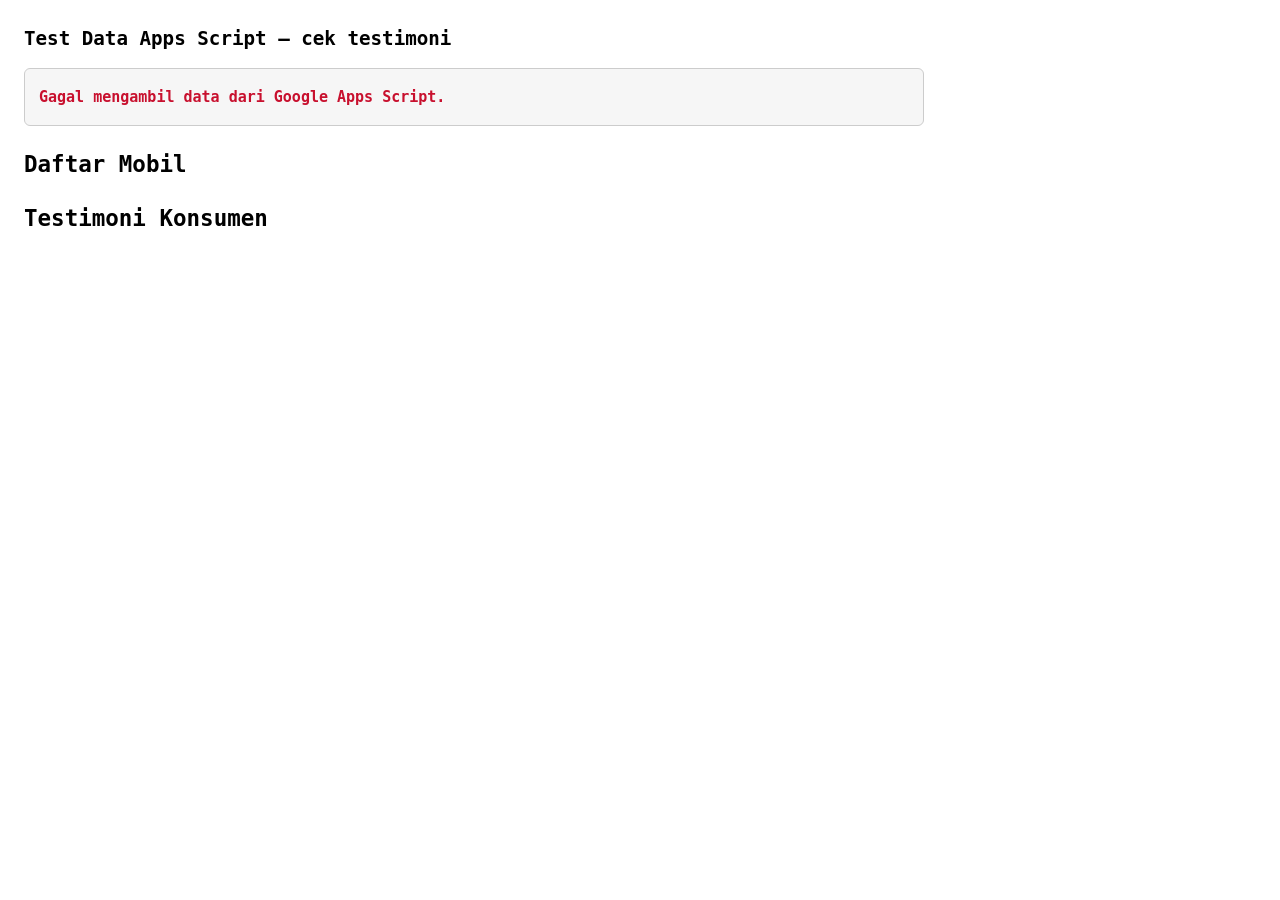
<file: index4.html>
<!DOCTYPE html>
<html lang="id">

<head>
    <meta charset="utf-8">
    <meta name="viewport" content="width=device-width, initial-scale=1">
    <title>Test Data Apps Script</title>

    <style>
        body {
            font: 15px/1.6 Consolas, monospace;
            margin: 24px;
            max-width: 900px;
        }

        h1 { font-size: 1.2rem }

        #out {
            background: #f6f6f6;
            border: 1px solid #ccc;
            border-radius: 6px;
            padding: 14px;
            margin-bottom: 20px;
        }

        .line {
            margin: 2px 0;
            white-space: pre-wrap;
            word-break: break-word;
        }

        .ok { color: #0a7d24; font-weight: bold }
        .bad { color: #c8102e; font-weight: bold }
        .dim { color: #666 }

        .car-item,
        .rv-item {
            border: 1px solid #ddd;
            padding: 15px;
            margin-bottom: 10px;
            border-radius: 8px;
        }

        .rv-photo img {
            width: 80px;
            height: 80px;
            object-fit: cover;
            border-radius: 50%;
        }
    </style>
</head>

<body>

    <h1>Test Data Apps Script — cek testimoni</h1>

    <div id="out">
        <div class="line">Memuat data dari Apps Script...</div>
    </div>

    <h2>Daftar Mobil</h2>
    <div id="cars-container"></div>

    <h2>Testimoni Konsumen</h2>
    <div id="rv-container"></div>

    <script>

        var API = 'https://script.google.com/macros/s/AKfycbyoX2-YK3m7fSf_tzWsva-_DqwJj2hHs8dQ6r56Wcg5RIWQ8nPoVU6n2y7F4NJpKgE5/exec';

        var cars = [];
        var rv = [];

        // =================================
        // STATUS
        // =================================

        function setStatus(message, type = 'dim') {
            document.getElementById('out').innerHTML =
                `<div class="line ${type}">${message}</div>`;
        }

        // =================================
        // TAMPILKAN MOBIL
        // =================================

        function initCars() {

            const container = document.getElementById('cars-container');

            container.innerHTML = '';

            if (!cars.length) {
                container.innerHTML = '<p>Data mobil tidak ditemukan.</p>';
                return;
            }

            cars.forEach(car => {

                container.innerHTML += `
                    <div class="car-item">
                        <h3>${car.n}</h3>
                        <p>${car.t || ''}</p>
                        <strong>
                            Rp ${Number(car.p).toLocaleString('id-ID')}
                        </strong>
                    </div>
                `;

            });

        }

        // =================================
        // TAMPILKAN TESTIMONI
        // =================================

        function initRv() {

            const container = document.getElementById('rv-container');

            container.innerHTML = '';

            if (!rv.length) {
                container.innerHTML = '<p>Data testimoni tidak ditemukan.</p>';
                return;
            }

            rv.forEach(item => {

                const [nama, mobil, ulasan, no] = item;

                container.innerHTML += `
                    <div class="rv-item">

                        <div class="rv-photo">
                            <img
                                src="images/konsumen/${no}.jpg"
                                alt="${nama}"
                                onerror="this.style.display='none'"
                            >
                        </div>

                        <div class="rv-content">
                            <h4>${nama}</h4>
                            <small>${mobil}</small>
                            <p>${ulasan}</p>
                        </div>

                    </div>
                `;

            });

        }

        // =================================
        // LOAD DATA GOOGLE APPS SCRIPT
        // =================================

        function loadData() {

            return new Promise((resolve, reject) => {

                const script = document.createElement('script');

                window.onDataLoaded = function(data) {

                    try {

                        cars = data.cars || [];
                        rv = data.rv || [];

                        console.log('Data Cars:', cars);
                        console.log('Data Testimoni:', rv);

                        // PENTING: Jalankan fungsi tampilan
                        initCars();
                        initRv();

                        setStatus(
                            `Berhasil memuat ${cars.length} mobil dan ${rv.length} testimoni.`,
                            'ok'
                        );

                        resolve(data);

                    } catch (error) {

                        setStatus('Gagal memproses data: ' + error.message, 'bad');

                        reject(error);

                    } finally {

                        delete window.onDataLoaded;
                        script.remove();

                    }

                };

                script.src = API + '?callback=onDataLoaded';

                script.onerror = function(error) {

                    delete window.onDataLoaded;
                    script.remove();

                    setStatus('Gagal mengambil data dari Google Apps Script.', 'bad');

                    reject(error);

                };

                document.body.appendChild(script);

            });

        }

        // =================================
        // JALANKAN SAAT HALAMAN SIAP
        // =================================

        document.addEventListener('DOMContentLoaded', function() {

            loadData().catch(error => {
                console.error('Error:', error);
            });

        });

    </script>

</body>
</html>
</file>
<file: style.css>
:root {
    --red: #d90e1f;
    --red2: #ef2b3b;
    --bg: #f6f7f9;
    --card: #fff;
    --line: #e6e8ee;
    --tx: #15181d;
    --mut: #667085;
    --soft: #f2f3f7;
    --r: 16px;
    --rl: 24px;
    --sh: 0 1px 2px rgba(16, 24, 40, .04), 0 8px 24px rgba(16, 24, 40, .06);
    --shl: 0 18px 44px rgba(16, 24, 40, .13);
    box-sizing: border-box;
    padding-top: env(safe-area-inset-top, 0px);
    padding-bottom: env(safe-area-inset-bottom, 0px)
}

*,
*::before,
*::after {
    box-sizing: inherit
}

html {
    scroll-padding-top: env(safe-area-inset-top, 0px)
}

body {
    margin: 0;
    background: var(--bg);
    color: var(--tx);
    font: 16px/1.65 "Plus Jakarta Sans", system-ui, -apple-system, "Segoe UI", sans-serif;
    -webkit-font-smoothing: antialiased
}

h1,
h2,
h3 {
    font-family: "Plus Jakarta Sans", system-ui, -apple-system, "Segoe UI", sans-serif;
    font-weight: 800;
    line-height: 1.12;
    margin: 0 0 .5em;
    letter-spacing: -.03em
}

h1 {
    font-size: clamp(2.2rem, 6.4vw, 3.9rem);
    line-height: 1.06
}

h2 {
    font-size: clamp(1.6rem, 3.2vw, 2.1rem)
}

h3 {
    font-size: 1.18rem;
    font-weight: 700;
    letter-spacing: -.02em
}

a {
    color: inherit
}

.wrap {
    max-width: 1100px;
    margin: 0 auto;
    padding: 0 18px
}

nav {
    position: sticky;
    top: env(safe-area-inset-top, 0px);
    z-index: 10;
    background: #fff;
    border-bottom: 3px solid var(--red);
    box-shadow: 0 2px 10px rgba(80, 20, 20, .08)
}

nav .wrap {
    display: flex;
    align-items: center;
    justify-content: space-between;
    gap: 12px;
    min-height: 60px;
    flex-wrap: wrap
}

.logo {
    font: 700 1.5rem "Barlow Condensed", sans-serif;
    text-decoration: none;
    display: inline-flex;
    align-items: center;
    gap: 9px
}

.logo .lgo {
    width: 34px;
    height: 34px;
    flex: none
}

.logo b {
    color: var(--red)
}

nav ul {
    list-style: none;
    display: flex;
    gap: 4px;
    margin: 0;
    padding: 0;
    flex-wrap: wrap
}

nav a.l {
    display: block;
    padding: 8px 12px;
    text-decoration: none;
    font-weight: 500;
    border-radius: 4px;
    color: var(--mut)
}

nav a.l:hover,
nav a.l.on {
    color: #fff;
    background: var(--red)
}

a:focus-visible,
button:focus-visible,
input:focus-visible,
select:focus-visible {
    outline: 2px solid var(--red2);
    outline-offset: 2px
}

.page {
    display: none;
    padding: 34px 0 50px
}

.page.on {
    display: block
}

.btn {
    display: inline-block;
    background: var(--red);
    color: #fff;
    border: 0;
    padding: 12px 22px;
    font: 600 1rem Barlow, sans-serif;
    border-radius: 4px;
    text-decoration: none;
    cursor: pointer
}

.btn:hover {
    background: var(--red2)
}

.btn.o {
    background: none;
    color: var(--red);
    border: 2px solid var(--red)
}

.btn.o:hover {
    color: #fff
}


/* slider */

.slider {
    position: relative;
    overflow: hidden;
    border-radius: 6px;
    border: 1px solid var(--line);
    background: #fff
}

.slides {
    display: flex;
    transition: transform .6s
}

.slide {
    min-width: 100%;
    min-height: 340px;
    padding: 40px;
    display: flex;
    flex-direction: column;
    justify-content: center;
    color: #fff;
    background: linear-gradient(115deg, #8c0014 0%, #d6001c 100%)
}

.slide:nth-child(2) {
    background: linear-gradient(115deg, #222 0%, #555 100%)
}

.slide:nth-child(3) {
    background: linear-gradient(115deg, #b3001a 0%, #ff2a3f 100%)
}

.slide p {
    max-width: 480px;
    color: #fbe3e6
}

.slide .btn {
    background: #fff;
    color: var(--red)
}

.dots {
    position: absolute;
    bottom: 12px;
    left: 0;
    right: 0;
    display: flex;
    justify-content: center;
    gap: 8px
}

.dots button {
    width: 12px;
    height: 12px;
    border-radius: 50%;
    border: 0;
    background: rgba(255, 255, 255, .5);
    cursor: pointer;
    padding: 0
}

.dots button.on {
    background: #fff
}

.promo {
    background: var(--red);
    color: #fff;
    padding: 10px 0;
    text-align: center;
    font-weight: 600
}

section.b {
    margin-top: 48px
}

.grid {
    display: grid;
    gap: 18px;
    grid-template-columns: repeat(auto-fill, minmax(250px, 1fr))
}

.card {
    box-shadow: 0 2px 10px rgba(80, 20, 20, .07);
    background: var(--card);
    border: 1px solid var(--line);
    border-radius: 6px;
    overflow: hidden
}

.ph {
    aspect-ratio: 4/3;
    display: flex;
    align-items: center;
    justify-content: center;
    text-align: center;
    padding: 10px;
    color: var(--mut);
    font-size: .9rem;
    line-height: 1.35;
    overflow-wrap: anywhere;
    background: repeating-linear-gradient(135deg, #f6eded 0 12px, #fbf6f6 12px 24px)
}

.ph svg {
    width: 70%;
    max-width: 200px;
    fill: none;
    stroke: var(--red2);
    stroke-width: 2
}

.card .in {
    padding: 14px 16px
}

.price {
    color: var(--red);
    font: 700 1.3rem "Barlow Condensed", sans-serif
}

.two {
    display: grid;
    gap: 22px;
    grid-template-columns: 1fr 1fr
}

@media(max-width:720px) {
    .two {
        grid-template-columns: 1fr
    }
    .slide {
        padding: 26px
    }
}

.list li {
    margin-bottom: 8px
}

.pc {
    cursor: pointer;
    text-align: left;
    color: inherit;
    font: inherit;
    padding: 0;
    width: 100%
}

.pc:hover {
    border-color: var(--red)
}

.tag {
    display: inline-block;
    font-size: .8rem;
    background: #fde8ea;
    color: var(--red);
    border-radius: 3px;
    padding: 2px 8px;
    margin-right: 6px
}


/* modal */

.modal {
    position: fixed;
    inset: 0;
    background: rgba(0, 0, 0, .85);
    display: none;
    align-items: center;
    justify-content: center;
    z-index: 20;
    padding: 16px
}

.modal.on {
    display: flex
}

.mbox {
    background: var(--card);
    border: 1px solid var(--red);
    border-radius: 8px;
    max-width: 760px;
    width: 100%;
    max-height: 90%;
    overflow: auto;
    position: relative
}

.mbox .x {
    position: absolute;
    right: 10px;
    top: 10px;
    background: #fff;
    color: var(--tx);
    border: 1px solid var(--line);
    border-radius: 4px;
    width: 36px;
    height: 36px;
    font-size: 1.2rem;
    cursor: pointer
}

table {
    width: 100%;
    border-collapse: collapse
}

td {
    padding: 8px 0;
    border-bottom: 1px solid var(--line)
}

td:first-child {
    color: var(--mut);
    width: 40%
}


/* form */

label {
    display: block;
    margin: 14px 0 6px;
    font-weight: 500
}

input,
select {
    width: 100%;
    padding: 11px;
    background: #fff;
    color: var(--tx);
    border: 1px solid var(--line);
    border-radius: 4px;
    font: inherit
}

/* pencarian mobil & tipe (combobox) */
.card.cin {
    overflow: visible
}

.combo {
    position: relative
}

.combo input {
    padding-right: 38px
}

.combo::after {
    content: "";
    position: absolute;
    right: 16px;
    top: 19px;
    width: 8px;
    height: 8px;
    border-right: 2px solid var(--mut);
    border-bottom: 2px solid var(--mut);
    transform: rotate(45deg);
    pointer-events: none
}

.clist {
    position: absolute;
    z-index: 30;
    left: 0;
    right: 0;
    top: 100%;
    margin: 4px 0 0;
    padding: 4px 0;
    list-style: none;
    background: #fff;
    border: 1px solid var(--line);
    border-radius: 6px;
    box-shadow: 0 10px 30px rgba(80, 20, 20, .16);
    max-height: 264px;
    overflow: auto
}

.clist li {
    display: flex;
    align-items: baseline;
    justify-content: space-between;
    gap: 10px;
    padding: 9px 12px;
    cursor: pointer;
    font-size: .95rem
}

.clist li small {
    color: var(--mut);
    font-size: .85rem;
    white-space: nowrap
}

.clist li:hover,
.clist li.act {
    background: #fff1f2;
    color: var(--red)
}

.clist li[aria-selected="true"] {
    font-weight: 600
}

.clist li.nores {
    display: block;
    color: var(--mut);
    cursor: default;
    text-align: center
}

.res {
    background: #fff1f2;
    border: 1px solid var(--red);
    border-radius: 6px;
    padding: 20px
}

.big {
    font: 700 2.6rem "Barlow Condensed", sans-serif;
    color: var(--red)
}

/* tabel hasil simulasi angsuran (3 kolom) */
.res table {
    font-size: .95rem
}

.res table td:first-child {
    white-space: nowrap;
    padding-right: 10px
}

@media (max-width: 420px) {
    .res table {
        font-size: .85rem
    }

    .res {
        padding: 14px
    }
}

.seg {
    display: flex;
    gap: 8px
}

.seg label {
    flex: 1;
    margin: 0;
    border: 1px solid var(--line);
    border-radius: 4px;
    padding: 10px;
    text-align: center;
    cursor: pointer
}

.seg input {
    display: none
}

.seg input:checked+span {
    color: var(--red);
    font-weight: 600
}

.seg label:has(input:checked) {
    border-color: var(--red);
    background: #fff1f2
}

footer {
    background: var(--soft);
    border-top: 3px solid var(--red);
    padding: 34px 0 26px
}

footer .map {
    padding: 0;
    overflow: hidden;
    min-height: 240px;
    border: 1px solid var(--line);
    border-radius: 6px
}

footer .map iframe {
    width: 100%;
    height: 100%;
    min-height: 240px;
    border: 0
}

.soc {
    display: flex;
    gap: 10px;
    flex-wrap: wrap;
    margin-top: 10px
}

.soc a {
    display: inline-flex;
    align-items: center;
    gap: 8px;
    color: #fff;
    padding: 8px 16px;
    border-radius: 30px;
    text-decoration: none;
    font-weight: 600
}

.soc a:hover {
    filter: brightness(1.1)
}

.soc svg {
    width: 18px;
    height: 18px
}

.fb {
    background: #1877f2
}

.ig {
    background: linear-gradient(45deg, #f9a825, #e1306c, #7b2ff7)
}

.wa {
    background: #25d366
}

small {
    color: var(--mut)
}

.stats {
    display: grid;
    grid-template-columns: repeat(4, 1fr);
    gap: 12px;
    margin-top: 22px;
    text-align: center
}

.stats div {
    background: var(--soft);
    border-radius: 6px;
    padding: 16px 8px;
    color: var(--mut)
}

.stats b {
    display: block;
    font: 700 2.3rem "Barlow Condensed", sans-serif;
    color: var(--red)
}

@media(max-width:720px) {
    .stats {
        grid-template-columns: repeat(2, 1fr)
    }
}

.why {
    display: grid;
    gap: 16px;
    grid-template-columns: repeat(auto-fill, minmax(240px, 1fr))
}

.why .in {
    border-top: 3px solid var(--red)
}

.why p {
    margin: 0;
    color: var(--mut)
}

.step {
    display: grid;
    gap: 14px;
    grid-template-columns: repeat(auto-fit, minmax(170px, 1fr));
    counter-reset: s
}

.step div {
    counter-increment: s;
    background: var(--soft);
    padding: 16px;
    border-radius: 6px
}

.step div::before {
    content: counter(s);
    display: grid;
    place-items: center;
    width: 34px;
    height: 34px;
    border-radius: 50%;
    background: var(--red);
    color: #fff;
    font-weight: 700;
    margin-bottom: 8px
}

.step p {
    margin: 0;
    color: var(--mut);
    font-size: .95rem
}

.quote p {
    margin: 0 0 8px;
    font-style: italic
}

details {
    border: 1px solid var(--line);
    border-radius: 6px;
    padding: 12px 16px;
    margin-bottom: 10px
}

summary {
    cursor: pointer;
    font-weight: 600
}

details p {
    margin: 8px 0 0;
    color: var(--mut)
}

.cta {
    background: linear-gradient(115deg, #8c0014, #d6001c);
    color: #fff;
    border-radius: 8px;
    padding: 36px 20px;
    text-align: center
}

.cta p {
    margin: 0 0 16px
}

.cta .btn {
    background: #fff;
    color: var(--red)
}

.whyw {
    display: grid;
    gap: 22px;
    grid-template-columns: 1fr 300px;
    align-items: start
}

.whyw .why {
    grid-template-columns: repeat(auto-fill, minmax(210px, 1fr))
}

.full .ph {
    aspect-ratio: 3/5
}

@media(max-width:820px) {
    .whyw {
        grid-template-columns: 1fr
    }
    .full {
        max-width: 280px;
        margin: 0 auto;
        width: 100%
    }
}

.ph {
    position: relative;
    overflow: hidden
}

.ph img {
    position: absolute;
    inset: 0;
    width: 100%;
    height: 100%;
    object-fit: cover
}

.strip {
    display: flex;
    gap: 16px;
    overflow-x: auto;
    scrollbar-width: none;
    padding-bottom: 4px
}

.strip::-webkit-scrollbar {
    display: none
}

.rv {
    flex: 0 0 min(86vw, 440px);
    display: flex;
    gap: 14px;
    background: var(--soft);
    border: 1px solid var(--line);
    border-radius: 8px;
    padding: 14px
}

.rv .ph {
    flex: 0 0 110px;
    aspect-ratio: 3/4;
    border-radius: 6px;
    font-size: .8rem
}

.rv .ph {
    align-self: flex-start
}

.stars {
    color: #f5b301;
    font-size: 1.3rem;
    letter-spacing: 2px;
    line-height: 1.2
}

.rv p {
    margin: 6px 0
}

.gi span {
    position: absolute;
    left: 0;
    right: 0;
    bottom: 0;
    z-index: 2;
    color: #fff;
    padding: 26px 14px 10px;
    font-weight: 600;
    line-height: 1.3;
    overflow-wrap: anywhere;
    background: linear-gradient(transparent, rgba(0, 0, 0, .72))
}

.strip .gi {
    flex: 0 0 min(84vw, 480px);
    aspect-ratio: 3/2;
    border-radius: 8px
}

.gi {
    cursor: zoom-in
}

.pager {
    display: flex;
    justify-content: center;
    flex-wrap: wrap;
    gap: 6px;
    margin-top: 22px
}

.pager .pg {
    min-width: 38px;
    height: 38px;
    padding: 0 10px;
    border: 1px solid var(--line);
    background: #fff;
    color: var(--tx);
    border-radius: 6px;
    font: inherit;
    cursor: pointer
}

.pager .pg:hover {
    border-color: var(--red);
    color: var(--red)
}

.pager .pg.on {
    background: var(--red);
    border-color: var(--red);
    color: #fff
}

.pager .pg:disabled {
    opacity: .4;
    cursor: default
}

.pager .pgap {
    display: grid;
    place-items: center;
    min-width: 22px;
    color: var(--mut)
}

/* lightbox preview galeri */
#lb .mbox {
    background: none;
    border: 0;
    max-width: 94vw;
    overflow: visible;
    display: flex;
    align-items: center;
    justify-content: center
}

#lb .mbox img {
    max-width: 94vw;
    max-height: 82vh;
    display: block;
    border-radius: 6px;
    background: #111;
    object-fit: contain
}

#lb .x {
    position: fixed;
    top: 14px;
    right: 14px;
    z-index: 25
}

#lb .nav {
    position: fixed;
    top: 50%;
    transform: translateY(-50%);
    z-index: 25;
    width: 44px;
    height: 44px;
    border: 0;
    border-radius: 50%;
    background: rgba(255, 255, 255, .18);
    color: #fff;
    display: grid;
    place-items: center;
    cursor: pointer;
    padding: 0
}

#lb .nav:hover {
    background: rgba(255, 255, 255, .34)
}

#lb .nav.prev {
    left: 14px
}

#lb .nav.next {
    right: 14px
}

#lb .nav.next svg {
    transform: rotate(180deg)
}

#lb .lbc {
    position: fixed;
    left: 16px;
    right: 16px;
    bottom: 16px;
    z-index: 25;
    text-align: center;
    color: #fff;
    font-size: .92rem;
    pointer-events: none
}

#lb .lbc:empty {
    display: none
}

.vid video {
    position: absolute;
    inset: 0;
    width: 100%;
    height: 100%;
    background: #000
}

.opt {
    display: flex;
    align-items: center;
    justify-content: space-between;
    flex-wrap: wrap;
    gap: 4px 12px;
    width: 100%;
    background: #fff;
    border: 1px solid var(--line);
    border-radius: 6px;
    padding: 12px 14px;
    margin-bottom: 8px;
    font: inherit;
    color: var(--tx);
    cursor: pointer;
    text-align:left;
}

.opt span {
    flex: 1 1 auto;
    min-width: 0;
    overflow-wrap: anywhere
}

.opt.on {
    border-color: var(--red);
    background: #fff1f2
}

.opt b {
    flex: none;
    margin-left: auto;
    white-space: nowrap;
    text-align: right;
    color: var(--red)
}

#top {
    position: fixed;
    right: 16px;
    bottom: calc(16px + env(safe-area-inset-bottom, 0px));
    width: 46px;
    height: 46px;
    border-radius: 50%;
    border: 0;
    background: var(--red);
    color: #fff;
    display: none;
    place-items: center;
    cursor: pointer;
    box-shadow: 0 4px 14px rgba(0, 0, 0, .25);
    z-index: 15
}

#top.on {
    display: grid
}

.th {
    display: flex;
    gap: 10px;
    margin-top: 10px;
    flex-wrap: wrap
}

.imgw {
    position: relative
}

.imgw .nav {
    position: absolute;
    top: 50%;
    transform: translateY(-50%);
    z-index: 2;
    width: 40px;
    height: 40px;
    border: 0;
    border-radius: 50%;
    background: rgba(0, 0, 0, .45);
    color: #fff;
    display: grid;
    place-items: center;
    cursor: pointer;
    padding: 0
}

.imgw .nav:hover {
    background: rgba(0, 0, 0, .7)
}

.imgw .nav.prev {
    left: 10px
}

.imgw .nav.next {
    right: 10px
}

.imgw .nav.next svg {
    transform: rotate(180deg)
}

.tb {
    display: flex;
    flex-direction: column;
    background: #fff;
    border: 2px solid var(--line);
    border-radius: 8px;
    padding: 4px;
    cursor: pointer;
    width: 88px;
    font: inherit;
    color: var(--tx)
}

.tb small {
    display: block;
    margin-top: 4px;
    padding: 0 2px;
    line-height: 1.25;
    text-align: center;
    overflow-wrap: anywhere
}

.tb.on {
    border-color: var(--red)
}

.tb .ph {
    aspect-ratio: 4/3;
    border-radius: 5px;
    border: 1px solid var(--line)
}

.slide {
    position: relative
}

.slide>img {
    position: absolute;
    inset: 0;
    width: 100%;
    height: 100%;
    object-fit: cover;
    z-index: 0
}

.slide.hi::after {
    content: "";
    position: absolute;
    inset: 0;
    background: linear-gradient(90deg, rgba(0, 0, 0, .72), rgba(0, 0, 0, .08));
    z-index: 0
}

.slide>*:not(img) {
    position: relative;
    z-index: 1
}

.info {
    margin-top: 22px;
    padding: 20px 22px;
    background: var(--soft);
    border-left: 4px solid var(--red);
    border-radius: 6px
}

.info h1 {
    font-size: clamp(1.8rem, 4vw, 2.6rem);
    margin-bottom: .3em
}

.info p {
    margin: 0 0 10px
}

.dsc {
    text-align: justify
}

/* ===================================================================
   MODERN THEME 2026 — tampilan web publik
   Diletakkan sebelum blok MODE LIVE agar aturan live tetap menang.
   =================================================================== */

::selection {
    background: rgba(217, 14, 31, .16)
}

html {
    scroll-behavior: smooth;
    scroll-padding-top: 84px
}

body {
    background: radial-gradient(1100px 520px at 50% -180px, #fff 0%, rgba(255, 255, 255, 0) 70%), var(--bg)
}

/* ---------- navigasi ---------- */
nav {
    background: rgba(255, 255, 255, .86);
    -webkit-backdrop-filter: saturate(180%) blur(14px);
    backdrop-filter: saturate(180%) blur(14px);
    border-bottom: 1px solid var(--line);
    box-shadow: 0 6px 24px rgba(16, 24, 40, .05)
}

nav .wrap {
    min-height: 66px
}

.logo {
    font-size: 1.35rem;
    letter-spacing: -.01em
}

nav ul {
    flex-wrap: nowrap
}

nav a.l {
    padding: 8px 14px;
    border-radius: 999px;
    font-size: .95rem;
    font-weight: 600;
    color: var(--mut);
    transition: background .18s ease, color .18s ease
}

nav a.l:hover {
    background: var(--soft);
    color: var(--tx)
}

nav a.l.on {
    background: var(--red);
    color: #fff;
    box-shadow: 0 8px 18px rgba(217, 14, 31, .25)
}

/* ---------- tombol ---------- */
.btn {
    border-radius: 999px;
    padding: 13px 26px;
    font: 700 .97rem "Plus Jakarta Sans", sans-serif;
    box-shadow: 0 10px 24px rgba(217, 14, 31, .24);
    transition: background .18s ease, transform .18s ease, box-shadow .18s ease
}

.btn:hover {
    background: var(--red2);
    transform: translateY(-1px);
    box-shadow: 0 14px 30px rgba(217, 14, 31, .3)
}

.btn.o {
    background: #fff;
    border: 1.5px solid rgba(217, 14, 31, .35);
    box-shadow: none
}

.btn.o:hover {
    background: var(--red);
    border-color: var(--red);
    color: #fff
}

/* ---------- hero / slider ---------- */
.slider {
    border: 0;
    border-radius: var(--rl);
    box-shadow: var(--shl)
}

.slide {
    min-height: 420px;
    padding: 56px;
    background: radial-gradient(900px 420px at 88% 10%, rgba(255, 255, 255, .18), transparent 62%),
        linear-gradient(120deg, #a40614 0%, #d90e1f 58%, #ff5a52 100%)
}

.slide:nth-child(2) {
    background: radial-gradient(800px 380px at 85% 10%, rgba(255, 255, 255, .14), transparent 60%),
        linear-gradient(120deg, #0f1115 0%, #2c313a 100%)
}

.slide:nth-child(3) {
    background: radial-gradient(800px 380px at 85% 10%, rgba(255, 255, 255, .16), transparent 60%),
        linear-gradient(120deg, #ba0a1c 0%, #ff4050 100%)
}

.slide.hi::after {
    background: linear-gradient(90deg, rgba(0, 0, 0, .8) 0%, rgba(0, 0, 0, .46) 56%, rgba(0, 0, 0, .1) 100%)
}

.slide h1 {
    max-width: 640px;
    text-wrap: balance
}

.slide p {
    max-width: 520px;
    color: rgba(255, 255, 255, .84);
    font-size: 1.05rem
}

.slide .btn {
    background: #fff;
    color: var(--red);
    box-shadow: 0 14px 30px rgba(0, 0, 0, .18)
}

.slide .btn:hover {
    background: #fff;
    color: var(--red2)
}

.dots {
    bottom: 18px;
    gap: 7px
}

.dots button {
    width: 8px;
    height: 8px;
    background: rgba(255, 255, 255, .45);
    transition: width .2s ease, background .2s ease
}

.dots button.on {
    width: 26px;
    border-radius: 999px;
    background: #fff
}

/* ---------- jarak & judul section ---------- */
.page {
    padding: 40px 0 64px
}

section.b {
    margin-top: 64px
}

section.b:not(.cta) h2,
.page>.wrap>h2 {
    display: flex;
    align-items: center;
    gap: 12px;
    margin-bottom: .7em
}

section.b:not(.cta) h2::before,
.page>.wrap>h2::before {
    content: "";
    flex: none;
    width: 6px;
    height: 1.05em;
    border-radius: 999px;
    background: linear-gradient(180deg, var(--red), var(--red2))
}

/* ---------- kartu & grid ---------- */
.grid {
    gap: 22px
}

.card {
    border: 1px solid var(--line);
    border-radius: var(--r);
    box-shadow: var(--sh);
    transition: transform .2s ease, box-shadow .2s ease, border-color .2s ease
}

.card .in {
    padding: 18px 18px 20px
}

.pc {
    width: 100%
}

.pc:hover {
    transform: translateY(-4px);
    border-color: rgba(217, 14, 31, .28);
    box-shadow: var(--shl)
}

.ph img {
    transition: transform .5s ease
}

.pc:hover .ph img,
.gi:hover img {
    transform: scale(1.045)
}

.tag {
    padding: 4px 10px;
    border-radius: 999px;
    background: #ffeff1;
    color: var(--red);
    font-size: .72rem;
    font-weight: 700;
    letter-spacing: .04em;
    text-transform: uppercase
}

.price {
    margin-top: 2px;
    font: 800 1.32rem "Plus Jakarta Sans", sans-serif;
    letter-spacing: -.03em
}

.pc .in small {
    display: block;
    margin-top: 4px;
    color: var(--mut);
    font-size: .78rem;
    line-height: 1.45;
    text-wrap: balance
}

.card h3 {
    margin-bottom: .2em
}

/* ---------- statistik ---------- */
.stats {
    gap: 14px;
    margin-top: 26px;
    text-align: left
}

.stats div {
    background: #fff;
    border: 1px solid var(--line);
    border-radius: var(--r);
    padding: 18px 18px;
    box-shadow: var(--sh);
    font-size: .92rem
}

.stats b {
    font: 800 2rem/1.15 "Plus Jakarta Sans", sans-serif;
    letter-spacing: -.03em;
    margin-bottom: 2px
}

/* ---------- kenapa beli lewat saya ---------- */
.why .in {
    border-top: 0
}

.why .card {
    border-top: 3px solid var(--red)
}

.why p {
    font-size: .95rem
}

.whyw {
    gap: 26px
}

/* ---------- langkah ---------- */
.step {
    gap: 16px
}

.step div {
    background: #fff;
    border: 1px solid var(--line);
    border-radius: var(--r);
    padding: 20px;
    box-shadow: var(--sh)
}

.step div::before {
    width: 38px;
    height: 38px;
    border-radius: 12px;
    background: #ffeff1;
    color: var(--red);
    font: 800 1.05rem "Plus Jakarta Sans", sans-serif;
    margin-bottom: 10px
}

/* ---------- testimoni ---------- */
.rv {
    gap: 16px;
    padding: 16px;
    background: #fff;
    border-radius: var(--r);
    box-shadow: var(--sh)
}

.rv .ph {
    border-radius: 12px
}

.rv p {
    color: var(--mut)
}

.stars {
    font-size: 1.05rem;
    letter-spacing: 1px
}

/* ---------- galeri ---------- */
.gi {
    border-radius: var(--r)
}

.strip .gi {
    border-radius: var(--r)
}

.gi span {
    padding: 30px 16px 12px
}

.pager {
    gap: 8px;
    margin-top: 26px
}

.pager .pg {
    min-width: 40px;
    height: 40px;
    border-radius: 999px;
    background: #fff;
    box-shadow: 0 1px 2px rgba(16, 24, 40, .04)
}

.pager .pg:hover {
    border-color: rgba(217, 14, 31, .5);
    background: #fff
}

.pager .pg.on {
    box-shadow: 0 8px 18px rgba(217, 14, 31, .25)
}

/* ---------- FAQ ---------- */
details {
    background: #fff;
    border: 1px solid var(--line);
    border-radius: 14px;
    padding: 16px 18px;
    margin-bottom: 12px;
    box-shadow: var(--sh);
    transition: border-color .2s ease
}

details[open] {
    border-color: rgba(217, 14, 31, .3)
}

summary {
    display: flex;
    align-items: center;
    justify-content: space-between;
    gap: 16px;
    font-weight: 700;
    list-style: none
}

summary::-webkit-details-marker {
    display: none
}

summary::after {
    content: "+";
    flex: none;
    color: var(--red);
    font: 400 1.5rem/1 "Plus Jakarta Sans", sans-serif;
    transition: transform .2s ease
}

details[open] summary::after {
    transform: rotate(45deg)
}

/* ---------- CTA ---------- */
.cta {
    border-radius: var(--rl);
    padding: 56px 24px;
    background: radial-gradient(700px 320px at 82% 0%, rgba(255, 255, 255, .18), transparent 60%),
        linear-gradient(120deg, #9d0614 0%, #d90e1f 58%, #ff5a52 100%);
    box-shadow: var(--shl)
}

.cta h2 {
    font-size: clamp(1.7rem, 4vw, 2.4rem)
}

.cta p {
    color: rgba(255, 255, 255, .86);
    font-size: 1.05rem
}

/* ---------- area teks ---------- */
.info {
    position: relative;
    overflow: hidden;
    background: #fff;
    border: 1px solid var(--line);
    border-left: 0;
    border-radius: var(--r);
    padding: 26px 28px;
    box-shadow: var(--sh)
}

.info::before {
    content: "";
    position: absolute;
    left: 0;
    top: 0;
    bottom: 0;
    width: 4px;
    background: linear-gradient(180deg, var(--red), var(--red2))
}

.info small {
    display: block;
    margin-top: 6px
}

/* ---------- form ---------- */
label {
    font-weight: 600;
    font-size: .92rem;
    margin: 16px 0 7px
}

input,
select {
    padding: 12px 14px;
    border-radius: 12px;
    border: 1px solid var(--line);
    background: #fbfbfc;
    transition: border-color .15s ease, box-shadow .15s ease, background .15s ease
}

input:focus,
select:focus {
    background: #fff;
    border-color: rgba(217, 14, 31, .5)
}

input:focus-visible,
select:focus-visible {
    outline: none;
    border-color: var(--red);
    box-shadow: 0 0 0 4px rgba(217, 14, 31, .13)
}

/* bunga tetap: tampak terkunci */
#cb[readonly] {
    background: var(--soft);
    color: var(--mut);
    font-weight: 600;
    cursor: default
}

#cb::-webkit-outer-spin-button,
#cb::-webkit-inner-spin-button {
    -webkit-appearance: none;
    margin: 0
}

#cb {
    -moz-appearance: textfield;
    appearance: textfield
}

/* persentase DP real-time di label */
.f-dp > label {
    display: flex;
    align-items: baseline;
    justify-content: space-between;
    gap: 10px
}

.f-dp > label > span:first-child {
    white-space: nowrap
}

#cdpct {
    flex: none;
    color: var(--red);
    font-weight: 700;
    font-variant-numeric: tabular-nums;
    white-space: nowrap
}

.seg {
    gap: 4px;
    padding: 4px;
    border-radius: 14px;
    background: var(--soft)
}

.seg label {
    border: 0;
    border-radius: 11px;
    padding: 10px;
    font-weight: 600
}

.seg label:has(input:checked) {
    background: #fff;
    box-shadow: 0 2px 8px rgba(16, 24, 40, .08)
}

.seg input:checked+span {
    color: var(--red);
    font-weight: 700
}

/* kotak pencarian mobil bisa diklik (termasuk area panah) */
.combo {
    cursor: pointer
}

.combo input {
    cursor: pointer
}

.combo input:focus {
    cursor: text
}

.combo::after {
    border-color: var(--mut)
}

.clist {
    border-radius: 12px;
    box-shadow: 0 18px 44px rgba(16, 24, 40, .14)
}

.clist li {
    border-radius: 8px;
    margin: 0 6px;
    padding: 9px 12px
}

.clist li:hover,
.clist li.act {
    background: #ffeff1
}

.res {
    background: linear-gradient(180deg, #fff5f6 0%, #fff 72%);
    border: 1px solid #ffd9dd;
    border-radius: 20px;
    padding: 24px;
    box-shadow: var(--sh)
}

.res h3 {
    margin-top: 0
}

.res .big {
    font-size: 3rem
}

.res .btn {
    margin-top: 6px
}

/* ---------- tabel ---------- */
td {
    padding: 10px 0;
    border-bottom: 1px solid var(--line)
}

tr:last-child td {
    border-bottom: 0
}

/* ---------- link dalam konten ---------- */
main a:not(.btn) {
    color: var(--red);
    font-weight: 600;
    text-decoration: none
}

main a:not(.btn):hover {
    text-decoration: underline
}

/* ---------- detail mobil ---------- */
.imgw .ph {
    border-radius: 18px;
    box-shadow: var(--sh)
}

.imgw .nav {
    background: rgba(20, 22, 26, .55);
    -webkit-backdrop-filter: blur(6px);
    backdrop-filter: blur(6px)
}

.imgw .nav:hover {
    background: rgba(20, 22, 26, .78)
}

.opt {
    border-radius: 12px;
    background: #fbfbfc;
    padding: 14px 16px;
    transition: border-color .15s ease, background .15s ease, box-shadow .15s ease
}

.opt:hover {
    border-color: rgba(217, 14, 31, .4)
}

.opt.on {
    background: #fff5f6;
    border-color: rgba(217, 14, 31, .5);
    box-shadow: 0 0 0 3px rgba(217, 14, 31, .08)
}

.tb {
    border-radius: 14px;
    padding: 5px
}

.tb .ph {
    border-radius: 10px
}

.tb.on {
    box-shadow: 0 0 0 3px rgba(217, 14, 31, .12)
}

.modal {
    background: rgba(12, 12, 14, .82);
    -webkit-backdrop-filter: blur(6px);
    backdrop-filter: blur(6px)
}

.mbox {
    border-radius: 18px
}

/* ---------- footer ---------- */
footer {
    margin-top: 64px;
    padding: 56px 0 28px;
    background: #141114;
    border-top: 0;
    color: #e9e5e6
}

footer h3 {
    color: #fff
}

footer p {
    color: #cfc9cb
}

footer small {
    color: #9a9294
}

footer .map {
    border-color: rgba(255, 255, 255, .12);
    border-radius: var(--r)
}

footer .wrap.two {
    gap: 32px
}

footer .wrap:last-child {
    margin-top: 28px;
    padding-top: 18px;
    border-top: 1px solid rgba(255, 255, 255, .08)
}

.soc a {
    padding: 9px 18px;
    border-radius: 999px
}

/* ---------- tombol ke atas ---------- */
#top {
    box-shadow: 0 10px 24px rgba(16, 24, 40, .28)
}

/* ---------- responsif ---------- */
@media (max-width: 760px) {
    nav .wrap {
        min-height: 58px;
        flex-wrap: nowrap;
        gap: 8px
    }

    nav ul {
        flex-wrap: nowrap;
        overflow-x: auto;
        scrollbar-width: none;
        gap: 2px;
        -webkit-mask-image: linear-gradient(90deg, #000 0, #000 calc(100% - 26px), transparent 100%);
        mask-image: linear-gradient(90deg, #000 0, #000 calc(100% - 26px), transparent 100%)
    }

    nav ul::-webkit-scrollbar {
        display: none
    }

    nav a.l {
        white-space: nowrap;
        padding: 7px 10px;
        font-size: .86rem
    }

    .logo {
        font-size: 1.15rem;
        white-space: nowrap
    }

    .logo .lgo {
        width: 28px;
        height: 28px
    }

    .page {
        padding: 28px 0 48px
    }

    section.b {
        margin-top: 46px
    }

    .slide {
        min-height: 360px;
        padding: 34px 26px
    }

    .slide p {
        font-size: .98rem
    }

    .stats {
        grid-template-columns: repeat(2, 1fr);
        gap: 10px
    }

    .stats div {
        padding: 14px
    }

    .cta {
        padding: 42px 18px
    }

    footer {
        margin-top: 48px;
        padding: 42px 0 24px
    }
}

@media (prefers-reduced-motion: reduce) {
    html {
        scroll-behavior: auto
    }

    .card,
    .btn,
    .ph img,
    .dots button {
        transition: none
    }
}

/* ===================================================================
   MODE LIVE OBS — index.html?live=1
   Frame maksimal 1080px (sumber OBS), tapi menyusut mengikuti lebar
   jendela browser. Panel mengisi penuh tinggi layar (100vh); semua
   ukuran memakai --px yang diskalakan dari lebar DAN tinggi layar,
   sehingga komposisi tetap sama walau jendela diperkecil.
   =================================================================== */

.lphead {
    display: none
}

.live,
.live body {
    margin: 0;
    height: 100%;
    background: transparent !important;
    overflow: hidden
}

.live nav,
.live footer,
.live #top,
.live .page {
    display: none !important
}

.live #cicilan {
    /* pembagi 1028.57 = lebar desain 1080px pada skala maksimal 1.05px */
    --px: min(1.05px, calc(100vw / 1028.57), calc(100vh / 1040));
    display: block !important;
    position: relative;
    width: min(1080px, 100vw);
    height: 100vh;
    margin: 0 auto;
    padding: 0;
    font-size: calc(16 * var(--px));
    line-height: 1.35
}

.live #cicilan > .wrap {
    position: absolute;
    left: 0;
    right: 0;
    top: 0;
    height: 100%;
    max-width: none;
    margin: 0;
    padding: 0 calc(48 * var(--px)) calc(30 * var(--px));
    background:
        radial-gradient(rgba(217, 14, 31, .055) 1px, transparent 1.4px) 0 0 / calc(26 * var(--px)) calc(26 * var(--px)),
        radial-gradient(120% 85% at 100% 0%, rgba(217, 14, 31, .10), transparent 55%),
        radial-gradient(80% 60% at 0% 100%, rgba(217, 14, 31, .06), transparent 60%),
        linear-gradient(180deg, #fff 0%, #fff 55%, #fff8f8 100%);
    border-bottom: calc(5 * var(--px)) solid var(--red);
    box-shadow: 0 calc(18 * var(--px)) calc(50 * var(--px)) rgba(0, 0, 0, .3);
    display: flex;
    flex-direction: column;
    justify-content: flex-start;
    overflow: hidden
}

.live .lphead {
    position: relative;
    display: flex;
    align-items: center;
    flex-wrap: wrap;
    gap: calc(8 * var(--px)) calc(16 * var(--px));
    margin: 0 calc(-48 * var(--px)) calc(18 * var(--px));
    padding: calc(16 * var(--px)) calc(48 * var(--px));
    background:
        repeating-linear-gradient(135deg, rgba(255, 255, 255, .055) 0 calc(9 * var(--px)), transparent calc(9 * var(--px)) calc(20 * var(--px))),
        radial-gradient(130% 180% at 88% -30%, rgba(255, 255, 255, .28), transparent 58%),
        linear-gradient(115deg, #8c0411 0%, #d90e1f 55%, #a30716 100%);
    color: #fff;
    border-bottom: calc(3 * var(--px)) solid rgba(0, 0, 0, .16);
    box-shadow:
        0 calc(8 * var(--px)) calc(24 * var(--px)) rgba(140, 4, 17, .25),
        inset 0 calc(1 * var(--px)) 0 rgba(255, 255, 255, .22)
}

.live .lphead::after {
    content: "";
    position: absolute;
    left: 0;
    right: 0;
    bottom: 0;
    height: calc(3 * var(--px));
    background: linear-gradient(90deg, transparent, #ffd9dc 50%, transparent);
    opacity: .65;
    pointer-events: none
}

.live .lpbadge {
    flex: none;
    width: calc(52 * var(--px));
    height: calc(52 * var(--px));
    border-radius: 50%;
    background: #fff;
    display: grid;
    place-items: center;
    box-shadow: 0 calc(4 * var(--px)) calc(12 * var(--px)) rgba(0, 0, 0, .22)
}

.live .lpbadge img {
    display: block;
    width: calc(36 * var(--px));
    height: auto
}

.live .lpt {
    display: flex;
    flex-direction: column;
    gap: calc(2 * var(--px));
    min-width: 0
}

.live .lpt b {
    font: 700 calc(32 * var(--px)) "Barlow Condensed", sans-serif;
    color: #fff;
    letter-spacing: .03em;
    line-height: 1
}

.live .lpt b,
.live .lpt span {
    white-space: nowrap
}

.live .lpt span {
    font-size: calc(17 * var(--px));
    font-weight: 600;
    color: rgba(255, 255, 255, .88);
    letter-spacing: .04em;
    text-transform: uppercase
}

.live .lpaddr {
    margin-left: auto;
    display: flex;
    align-items: center;
    gap: calc(7 * var(--px));
    padding: calc(7 * var(--px)) calc(12 * var(--px));
    background: linear-gradient(180deg, rgba(255, 255, 255, .22), rgba(255, 255, 255, .10));
    border: calc(1 * var(--px)) solid rgba(255, 255, 255, .34);
    border-radius: calc(10 * var(--px));
    font-size: calc(22 * var(--px));
    line-height: 1.35;
    color: rgba(255, 255, 255, .97);
    box-shadow: inset 0 1px 0 rgba(255, 255, 255, .18)
}

.live .lpaddr svg {
    flex: none;
    width: calc(50 * var(--px));
    height: calc(50 * var(--px));
    fill: #fff
}

.live .lpaddr span {
    white-space: nowrap
}

.live #cicilan h2,
.live #cicilan > .wrap > p {
    display: none
}

.live .two {
    display: flex;
    flex-direction: column;
    flex: 1 1 auto;
    justify-content: center;
    min-height: 0;
    gap: calc(20 * var(--px))
}

.live .two > .card {
    background: transparent;
    border: 0;
    box-shadow: none;
    overflow: visible
}

.live .two > .card .in {
    padding: 0
}

/* form: 3 baris ringkas */
.live .in {
    display: grid;
    grid-template-columns: repeat(6, 1fr);
    gap: calc(12 * var(--px)) calc(20 * var(--px))
}

.live .fld > label {
    margin: 0 0 calc(6 * var(--px));
    font-size: calc(23 * var(--px));
    font-weight: 600;
    color: var(--mut)
}

/* label DP lebih rapat agar teks + persen muat satu baris */
.live .f-dp > label {
    font-size: calc(21 * var(--px))
}

.live .f-search {
    grid-column: 1 / -1
}

.live .f-harga {
    grid-column: 1 / 3;
    grid-row: 2
}

.live .f-op {
    grid-column: 1 / 3;
    grid-row: 3
}

.live #kf {
    display: contents
}

.live .f-dp {
    grid-column: 3 / 5;
    grid-row: 2
}

.live .f-bunga {
    grid-column: 5 / -1;
    grid-row: 2
}

.live .in input,
.live .in select {
    padding: calc(12 * var(--px)) calc(16 * var(--px));
    border-radius: calc(8 * var(--px));
    font-size: calc(28 * var(--px))
}

.live .f-search input {
    font-size: calc(30 * var(--px))
}

.live .combo::after {
    top: calc(22 * var(--px));
    right: calc(20 * var(--px))
}

.live .seg label {
    padding: calc(12 * var(--px));
    border-radius: calc(8 * var(--px));
    font-size: calc(26 * var(--px))
}

.live .clist {
    max-height: calc(420 * var(--px))
}

.live .clist li {
    padding: calc(14 * var(--px)) calc(18 * var(--px));
    font-size: calc(26 * var(--px));
    cursor: pointer
}

.live .clist li small {
    font-size: calc(22 * var(--px))
}

/* hasil: ringkasan + 5 kartu tenor */
.live .res {
    background: transparent;
    border: 0;
    padding: 0
}

.live .lsum {
    display: grid;
    grid-template-columns: repeat(4, 1fr);
    gap: calc(14 * var(--px))
}

.live .lsum > div {
    background: linear-gradient(180deg, #fbfcfd, #f5f6f8);
    border: calc(1 * var(--px)) solid var(--line);
    border-radius: calc(10 * var(--px));
    padding: calc(10 * var(--px)) calc(16 * var(--px));
    box-shadow: 0 calc(2 * var(--px)) calc(6 * var(--px)) rgba(16, 24, 40, .04)
}

.live .lsum span {
    display: block;
    font-size: calc(21 * var(--px));
    color: var(--mut)
}

.live .lsum b {
    font: 700 calc(32 * var(--px)) "Barlow Condensed", sans-serif;
    color: var(--tx)
}

.live .lcars {
    display: grid;
    grid-template-columns: repeat(6, 1fr);
    gap: calc(14 * var(--px));
    margin-top: calc(14 * var(--px))
}

.live .lcar {
    grid-column: span 2;
    background: linear-gradient(160deg, #fff5f6 0%, #ffe9ec 100%);
    border: calc(1 * var(--px)) solid #f6c9ce;
    border-left: calc(5 * var(--px)) solid var(--red);
    border-radius: calc(10 * var(--px));
    padding: calc(12 * var(--px)) calc(16 * var(--px));
    box-shadow: 0 calc(3 * var(--px)) calc(10 * var(--px)) rgba(217, 14, 31, .07)
}

.live .lcar:nth-child(4),
.live .lcar:nth-child(5) {
    grid-column: span 3
}

.live .lcar span {
    display: block;
    font-size: calc(23 * var(--px));
    font-weight: 600;
    color: var(--mut)
}

.live .lcar b {
    display: block;
    font: 700 calc(46 * var(--px)) "Barlow Condensed", sans-serif;
    color: var(--red);
    line-height: 1.05;
    margin: calc(2 * var(--px)) 0 calc(4 * var(--px))
}

.live .lcar small {
    font-size: calc(21 * var(--px));
    color: var(--mut);
    white-space: nowrap
}

.live .lfoot {
    margin-top: calc(12 * var(--px));
    font-size: calc(21 * var(--px));
    color: var(--mut);
    text-align: center
}

.live .lfoot b {
    color: var(--red)
}

.live .lcash {
    text-align: center;
    padding: calc(24 * var(--px)) 0
}

.live .lcash span {
    display: block;
    font-size: calc(26 * var(--px));
    color: var(--mut)
}

.live .lcash b {
    display: block;
    font: 700 calc(90 * var(--px)) "Barlow Condensed", sans-serif;
    color: var(--red);
    margin: calc(6 * var(--px)) 0
}

.live .lcash small {
    font-size: calc(24 * var(--px));
    color: var(--mut)
}

/* Layar tinggi (mis. OBS 1080x1920): konten diperbesar dan ditata
   ulang 2 kolom (form + ringkasan) dan kartu tenor 1 per baris agar
   benar-benar mengisi tinggi tanpa teks terpotong. */
@media (min-height: 1150px) {
    .live #cicilan {
        /* pembagi 889 = lebar desain 1080px pada skala 1.215px */
        --px: min(1.5px, calc(100vw / 889), calc(100vh / 1580))
    }

    .live .in {
        grid-template-columns: repeat(2, 1fr)
    }

    .live .f-search {
        grid-column: 1 / -1;
        grid-row: 1
    }

    .live .f-harga {
        grid-column: 1;
        grid-row: 2
    }

    .live .f-dp {
        grid-column: 2;
        grid-row: 2
    }

    .live .f-op {
        grid-column: 1;
        grid-row: 3
    }

    .live .f-bunga {
        grid-column: 2;
        grid-row: 3
    }

    .live .lsum {
        grid-template-columns: repeat(2, 1fr)
    }

    .live .lcars {
        grid-template-columns: 1fr
    }

    .live .lcar,
    .live .lcar:nth-child(4),
    .live .lcar:nth-child(5) {
        grid-column: 1 / -1
    }
}

/* Layar sempit (HP / jendela browser kecil): logo + judul di baris atas,
   alamat di baris bawah dan rata kiri. Form mulai langsung di bawah header
   (tidak di tengah vertikal) supaya tidak ada jarak kosong besar. */
@media (max-width: 720px) {
    .live .lphead {
        display: grid;
        grid-template-columns: auto minmax(0, 1fr);
        grid-template-areas:
            "badge title"
            "addr addr";
        align-items: center;
        gap: calc(8 * var(--px)) calc(12 * var(--px))
    }

    .live .lpbadge {
        grid-area: badge
    }

    .live .lpt {
        grid-area: title
    }

    .live .lpaddr {
        grid-area: addr;
        margin-left: 0;
        justify-self: start;
        max-width: 100%
    }

    .live .lpaddr span {
        white-space: normal
    }

    .live .two {
        justify-content: flex-start;
        gap: calc(14 * var(--px))
    }
}
</file>
